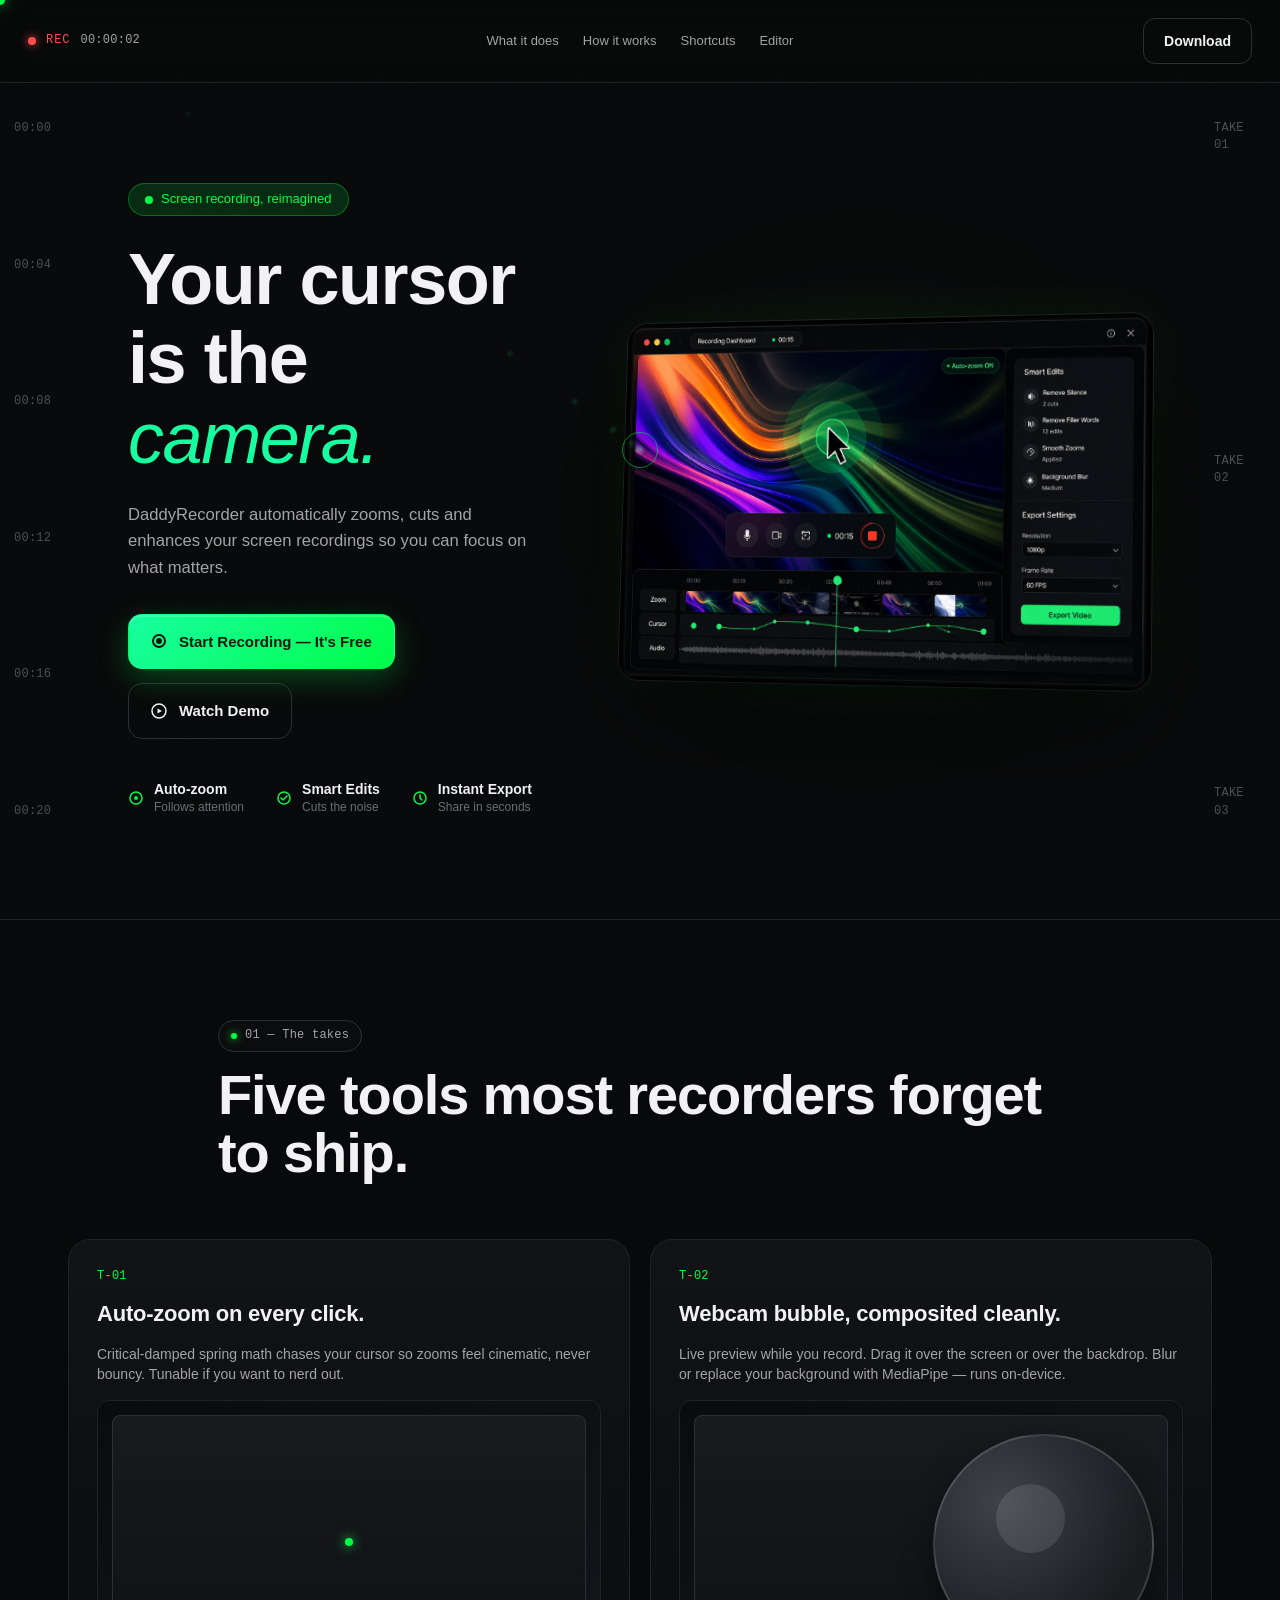
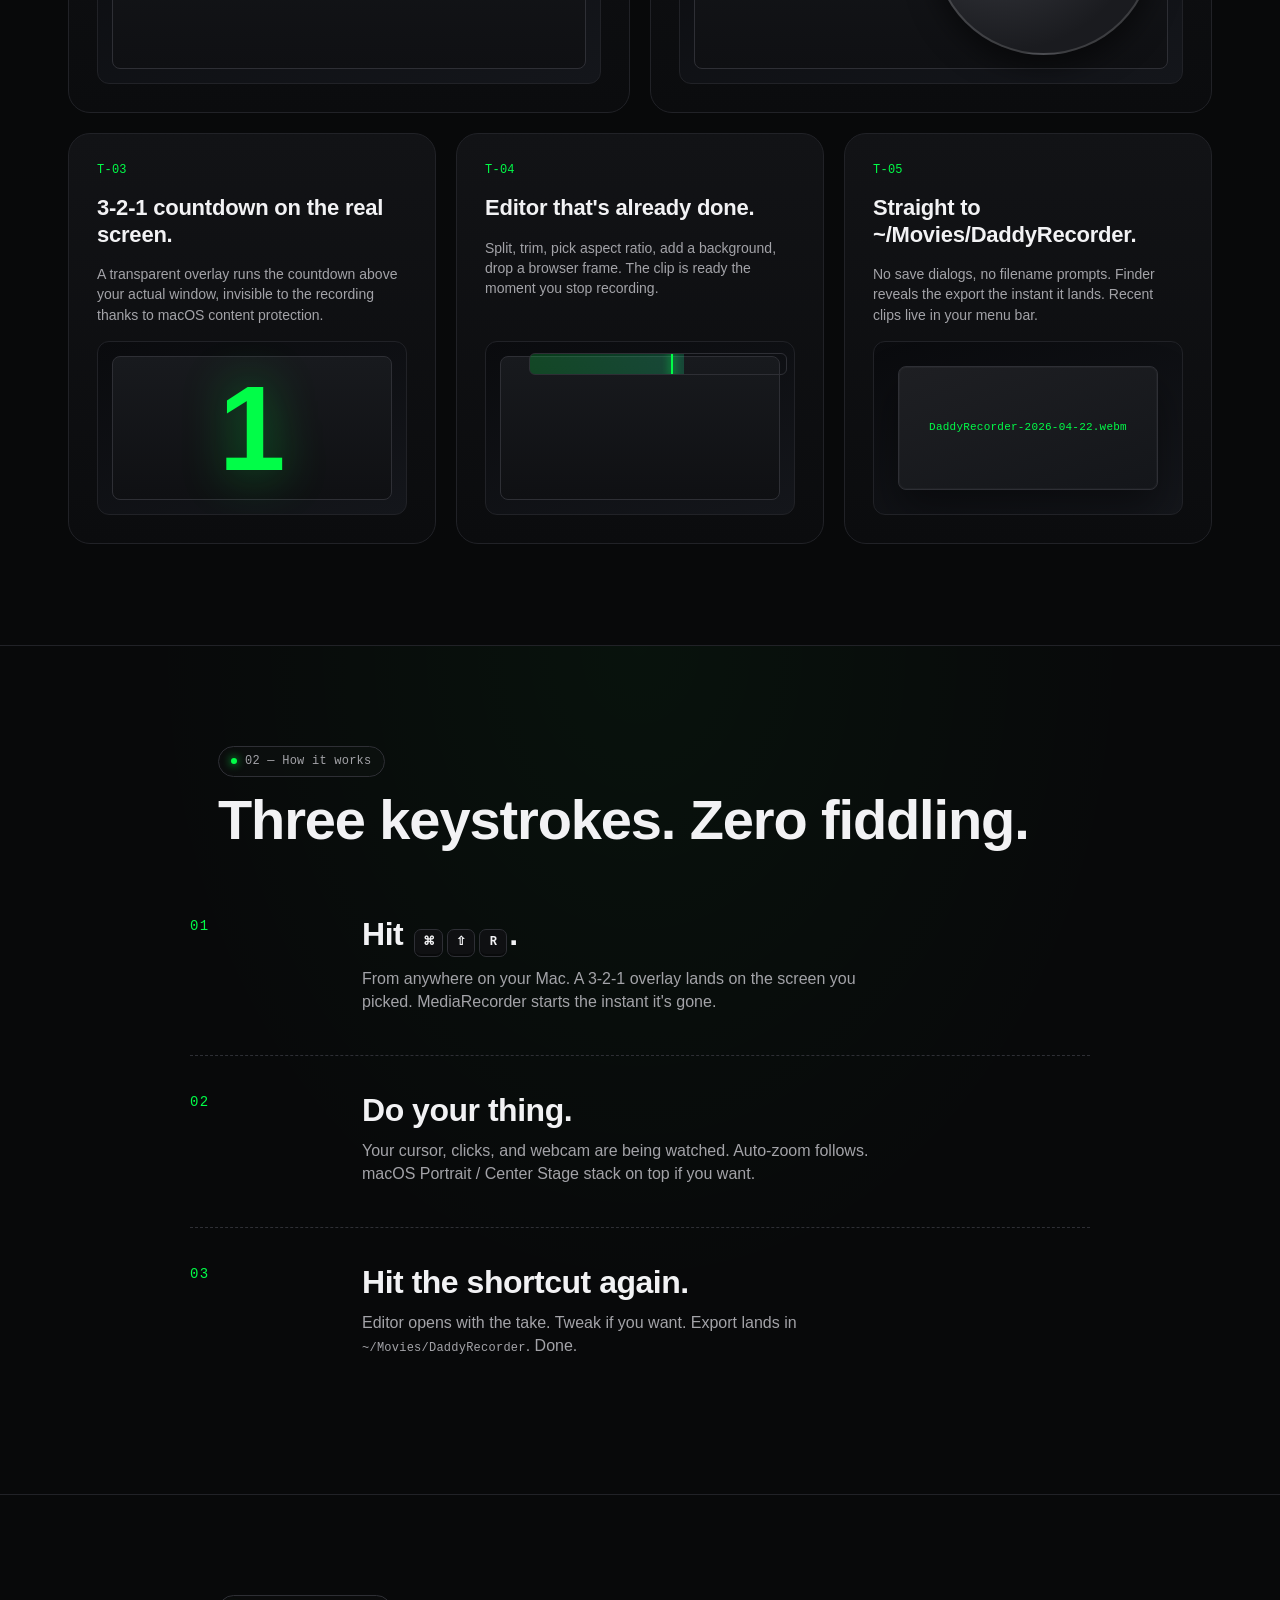
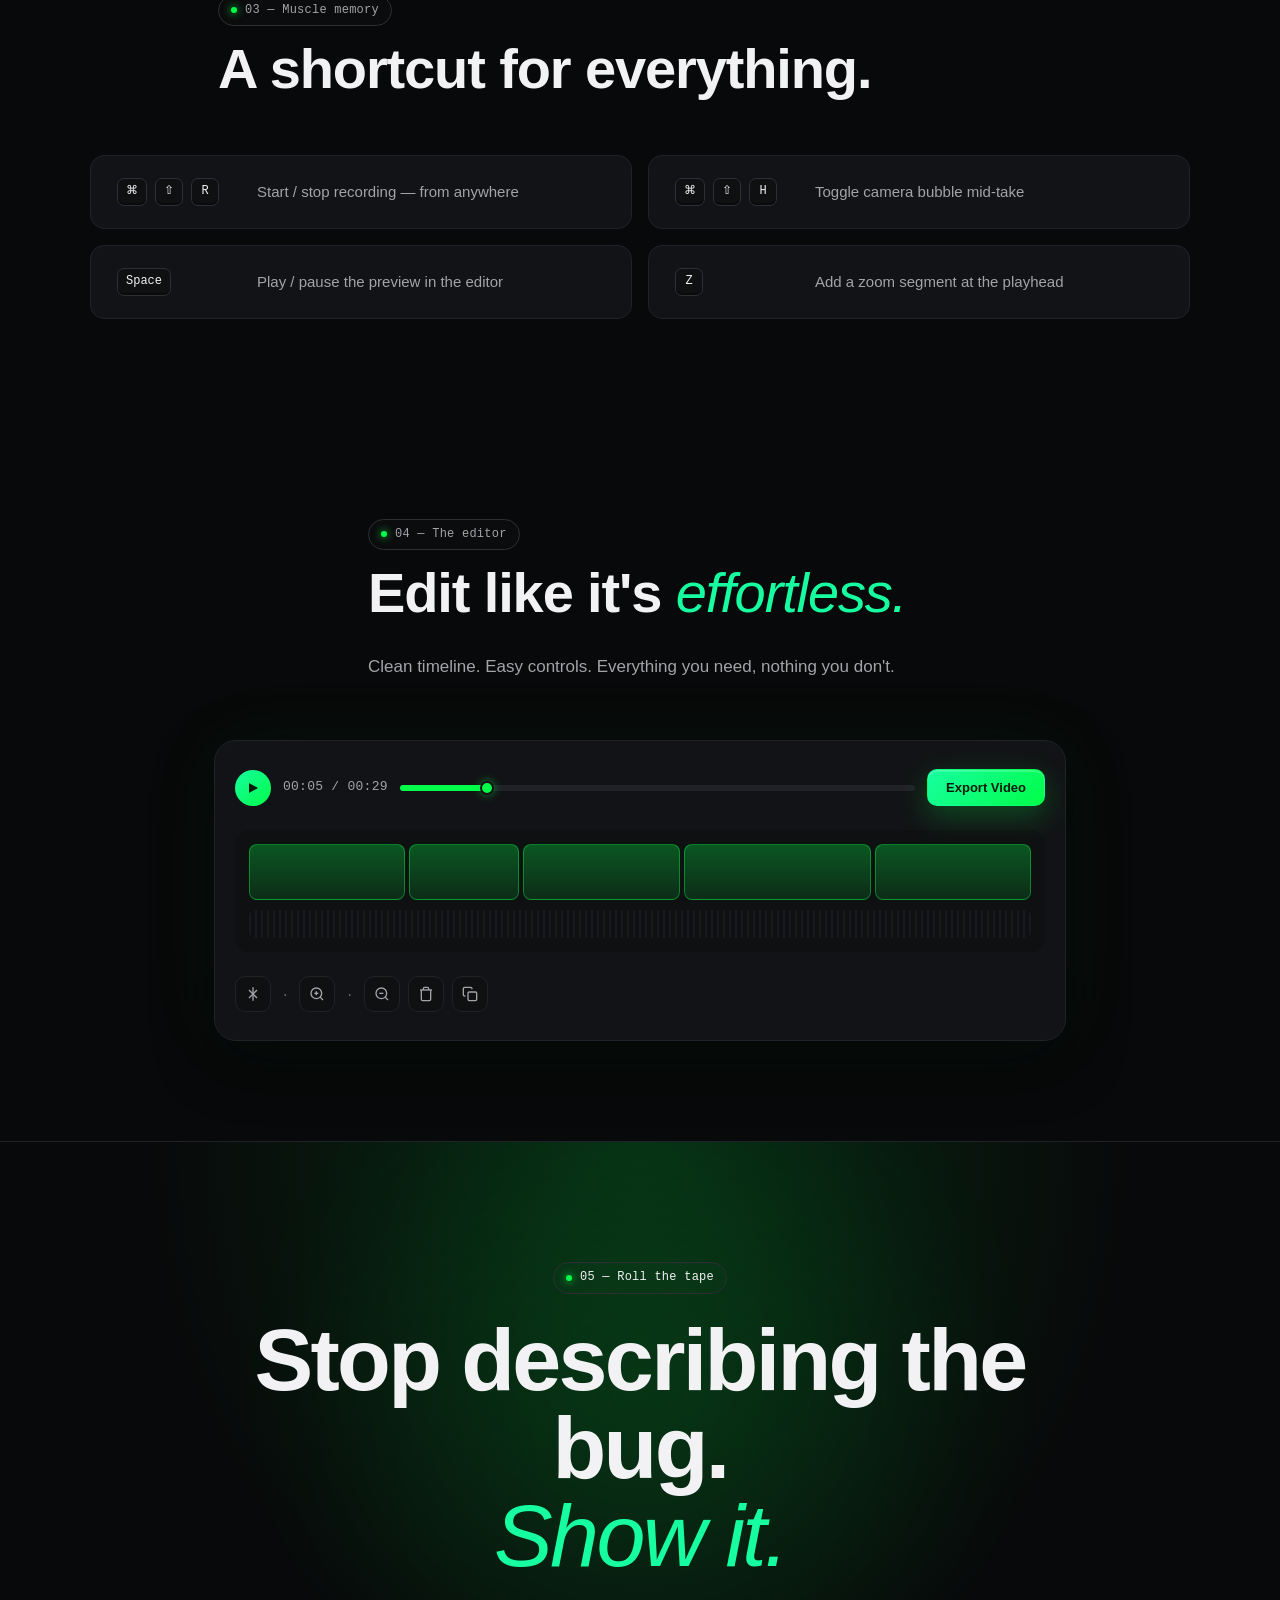
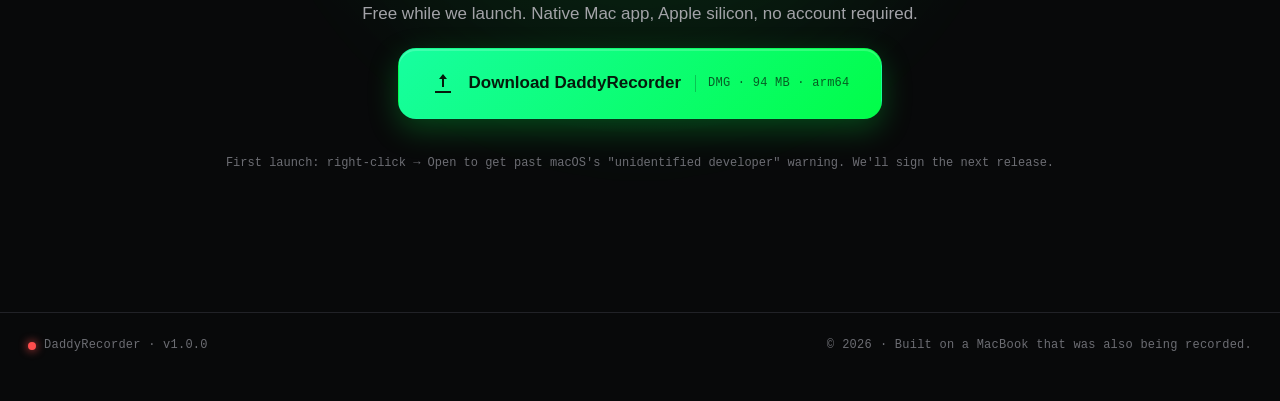
<file: index.html>
<!DOCTYPE html>
<html lang="en">
<head>
  <meta charset="UTF-8" />
  <meta name="viewport" content="width=device-width, initial-scale=1, viewport-fit=cover" />

  <!-- Primary SEO -->
  <title>DaddyRecorder — The screen recorder that edits itself</title>
  <meta name="description" content="A native Mac screen recorder that records, zooms, and polishes your clips automatically. Auto-zoom on every click, webcam effects, instant editor. Free to launch." />
  <meta name="keywords" content="screen recorder, mac screen recorder, loom alternative, screen studio alternative, auto zoom recorder, webcam recorder, native mac app" />
  <meta name="author" content="Zaid" />
  <meta name="robots" content="index, follow" />
  <meta name="theme-color" content="#08090a" />
  <meta name="color-scheme" content="dark" />
  <link rel="canonical" href="https://daddyrecorder.com/" />

  <!-- Open Graph (Facebook, LinkedIn, Discord, etc.) -->
  <meta property="og:type" content="website" />
  <meta property="og:site_name" content="DaddyRecorder" />
  <meta property="og:title" content="DaddyRecorder — The screen recorder that edits itself" />
  <meta property="og:description" content="Record. Click anywhere. DaddyRecorder pulls the camera in, smooths the cursor, zooms into what matters, and hands you a clip your viewers will actually watch." />
  <meta property="og:url" content="https://daddyrecorder.com/" />
  <meta property="og:image" content="https://daddyrecorder.com/assets/og-image.png" />
  <meta property="og:image:width" content="1200" />
  <meta property="og:image:height" content="630" />
  <meta property="og:image:alt" content="DaddyRecorder — the screen recorder that edits itself" />
  <meta property="og:locale" content="en_US" />

  <!-- Twitter / X Card -->
  <meta name="twitter:card" content="summary_large_image" />
  <meta name="twitter:title" content="DaddyRecorder — the screen recorder that edits itself" />
  <meta name="twitter:description" content="A native Mac screen recorder with auto-zoom, webcam effects, and an editor that's already done. Free to launch." />
  <meta name="twitter:image" content="https://daddyrecorder.com/assets/og-image.png" />

  <!-- Favicons + app icons -->
  <link rel="icon" type="image/svg+xml" href="assets/favicon.svg" />
  <link rel="apple-touch-icon" sizes="180x180" href="assets/apple-touch-icon.png" />
  <meta name="apple-mobile-web-app-title" content="DaddyRecorder" />
  <meta name="application-name" content="DaddyRecorder" />

  <!-- Structured data (Schema.org SoftwareApplication) — helps Google
       render rich results with platform, price, and description. -->
  <script type="application/ld+json">
  {
    "@context": "https://schema.org",
    "@type": "SoftwareApplication",
    "name": "DaddyRecorder",
    "applicationCategory": "MultimediaApplication",
    "operatingSystem": "macOS (Apple Silicon)",
    "offers": {
      "@type": "Offer",
      "price": "0",
      "priceCurrency": "USD"
    },
    "downloadUrl": "https://github.com/Xaid-vfx/daddyrecorder-site/releases/latest/download/DaddyRecorder.dmg",
    "description": "A native Mac screen recorder that records, zooms, and polishes your clips automatically."
  }
  </script>

  <link rel="stylesheet" href="styles.css" />

  <!-- Analytics — Plausible (cookieless, GDPR-friendly). Replace the
       data-domain below with the real hosted domain once deployed.
       Script is non-blocking and degrades gracefully if the network
       drops it. -->
  <script defer data-domain="daddyrecorder.com" src="https://plausible.io/js/script.outbound-links.js"></script>
  <script>window.plausible = window.plausible || function(){(window.plausible.q=window.plausible.q||[]).push(arguments)}</script>
</head>
<body>
  <!-- Custom cursor + trail -->
  <div class="cursor" id="cursor"></div>
  <div class="cursor-ring" id="cursorRing"></div>

  <!-- Subtle grain layer for texture -->
  <div class="grain" aria-hidden="true"></div>

  <!-- Top bar that pretends to be a recorder HUD -->
  <header class="hud">
    <div class="hud-left">
      <span class="rec-dot" aria-hidden="true"></span>
      <span class="mono hud-label">REC</span>
      <span class="mono hud-timer" id="hudTimer">00:00:00</span>
    </div>
    <nav class="hud-center">
      <a href="#what">What it does</a>
      <a href="#how">How it works</a>
      <a href="#shortcuts">Shortcuts</a>
      <a href="#editor">Editor</a>
    </nav>
    <div class="hud-right">
      <a class="btn btn-ghost" href="#download">Download</a>
    </div>
  </header>

  <!-- ==== HERO ==== -->
  <section class="hero">
    <div class="hero-grid">
      <!-- Left Column: Content -->
      <div class="hero-content">
        <div class="hero-badge">
          <span class="badge-dot"></span>
          <span>Screen recording, reimagined</span>
        </div>

        <h1 class="headline">
          <span class="line" data-line="1">Your cursor</span>
          <span class="line" data-line="2">is the <em>camera.</em></span>
        </h1>

        <p class="hero-sub">
          DaddyRecorder automatically zooms, cuts and enhances your screen recordings so you can focus on what matters.
        </p>

        <div class="cta-row">
          <a class="btn btn-primary btn-xl" href="https://github.com/Xaid-vfx/daddyrecorder-site/releases/latest/download/DaddyRecorder.dmg" download>
            <span class="btn-icon" aria-hidden="true">
              <svg width="16" height="16" viewBox="0 0 16 16" fill="none">
                <circle cx="8" cy="8" r="6" stroke="currentColor" stroke-width="2"/>
                <circle cx="8" cy="8" r="3" fill="currentColor"/>
              </svg>
            </span>
            <span>Start Recording — It's Free</span>
          </a>
          <a class="btn btn-ghost btn-xl" href="#how">
            <svg width="16" height="16" viewBox="0 0 16 16" fill="none">
              <circle cx="8" cy="8" r="7" stroke="currentColor" stroke-width="1.5"/>
              <path d="M6.5 5.5L11 8L6.5 10.5V5.5Z" fill="currentColor"/>
            </svg>
            Watch Demo
          </a>
        </div>

        <div class="hero-features">
          <div class="feature-pill">
            <svg width="16" height="16" viewBox="0 0 16 16" fill="none">
              <circle cx="8" cy="8" r="6" stroke="var(--green)" stroke-width="1.5"/>
              <circle cx="8" cy="8" r="2" fill="var(--green)"/>
            </svg>
            <div class="feature-pill-text">
              <span class="feature-pill-title">Auto-zoom</span>
              <span class="feature-pill-desc">Follows attention</span>
            </div>
          </div>

          <div class="feature-pill">
            <svg width="16" height="16" viewBox="0 0 16 16" fill="none">
              <circle cx="8" cy="8" r="6" stroke="var(--green)" stroke-width="1.5"/>
              <path d="M5 8L7 10L11 6" stroke="var(--green)" stroke-width="1.5" stroke-linecap="round" stroke-linejoin="round"/>
            </svg>
            <div class="feature-pill-text">
              <span class="feature-pill-title">Smart Edits</span>
              <span class="feature-pill-desc">Cuts the noise</span>
            </div>
          </div>

          <div class="feature-pill">
            <svg width="16" height="16" viewBox="0 0 16 16" fill="none">
              <circle cx="8" cy="8" r="6" stroke="var(--green)" stroke-width="1.5"/>
              <path d="M8 5V8L10 10" stroke="var(--green)" stroke-width="1.5" stroke-linecap="round"/>
            </svg>
            <div class="feature-pill-text">
              <span class="feature-pill-title">Instant Export</span>
              <span class="feature-pill-desc">Share in seconds</span>
            </div>
          </div>
        </div>
      </div>

      <!-- Right Column: Screenshot -->
      <div class="hero-image">
        <div class="hero-image-glow"></div>
        <img src="assets/hero-app.png" alt="DaddyRecorder Editor Interface" class="hero-screenshot">
      </div>
    </div>

  </section>

  <!-- Side marks — pretend film strip (fixed, spans entire page) -->
  <aside class="filmstrip left" aria-hidden="true">
    <span class="mono">00:00</span><span class="mono">00:04</span><span class="mono">00:08</span><span class="mono">00:12</span><span class="mono">00:16</span><span class="mono">00:20</span>
  </aside>
  <aside class="filmstrip right" aria-hidden="true">
    <span class="mono">TAKE 01</span><span class="mono">TAKE 02</span><span class="mono">TAKE 03</span>
  </aside>

  <!-- ==== WHAT IT DOES — kinetic feature reel ==== -->
  <section class="reel" id="what">
    <header class="section-head">
      <div class="eyebrow mono">
        <span class="green-dot"></span>
        01 — The takes
      </div>
      <h2 class="section-title">Five tools most recorders forget to ship.</h2>
    </header>

    <div class="takes">
      <article class="take take-a">
        <div class="take-index mono">T-01</div>
        <h3>Auto-zoom on every click.</h3>
        <p>Critical-damped spring math chases your cursor so zooms feel cinematic, never bouncy. Tunable if you want to nerd out.</p>
        <div class="take-viz viz-zoom">
          <div class="viz-frame"></div>
          <div class="viz-cursor"></div>
          <div class="viz-reticle"></div>
        </div>
      </article>

      <article class="take take-b">
        <div class="take-index mono">T-02</div>
        <h3>Webcam bubble, composited cleanly.</h3>
        <p>Live preview while you record. Drag it over the screen or over the backdrop. Blur or replace your background with MediaPipe — runs on-device.</p>
        <div class="take-viz viz-bubble">
          <div class="viz-frame"></div>
          <div class="bubble-preview"></div>
        </div>
      </article>

      <article class="take take-c">
        <div class="take-index mono">T-03</div>
        <h3>3-2-1 countdown on the real screen.</h3>
        <p>A transparent overlay runs the countdown above your actual window, invisible to the recording thanks to macOS content protection.</p>
        <div class="take-viz viz-countdown">
          <div class="viz-frame"></div>
          <div class="count" id="countdownCount">3</div>
        </div>
      </article>

      <article class="take take-d">
        <div class="take-index mono">T-04</div>
        <h3>Editor that's already done.</h3>
        <p>Split, trim, pick aspect ratio, add a background, drop a browser frame. The clip is ready the moment you stop recording.</p>
        <div class="take-viz viz-editor">
          <div class="viz-frame">
            <div class="viz-timeline"></div>
          </div>
        </div>
      </article>

      <article class="take take-e">
        <div class="take-index mono">T-05</div>
        <h3>Straight to ~/Movies/DaddyRecorder.</h3>
        <p>No save dialogs, no filename prompts. Finder reveals the export the instant it lands. Recent clips live in your menu bar.</p>
        <div class="take-viz viz-folder">
          <div class="folder"></div>
        </div>
      </article>
    </div>
  </section>

  <!-- ==== HOW IT WORKS — three steps ==== -->
  <section class="steps" id="how">
    <header class="section-head">
      <div class="eyebrow mono">
        <span class="green-dot"></span>
        02 — How it works
      </div>
      <h2 class="section-title">Three keystrokes. Zero fiddling.</h2>
    </header>

    <ol class="step-list">
      <li>
        <div class="step-num mono">01</div>
        <div class="step-body">
          <h3>Hit <kbd>⌘</kbd><kbd>⇧</kbd><kbd>R</kbd>.</h3>
          <p>From anywhere on your Mac. A 3-2-1 overlay lands on the screen you picked. MediaRecorder starts the instant it's gone.</p>
        </div>
      </li>
      <li>
        <div class="step-num mono">02</div>
        <div class="step-body">
          <h3>Do your thing.</h3>
          <p>Your cursor, clicks, and webcam are being watched. Auto-zoom follows. macOS Portrait / Center Stage stack on top if you want.</p>
        </div>
      </li>
      <li>
        <div class="step-num mono">03</div>
        <div class="step-body">
          <h3>Hit the shortcut again.</h3>
          <p>Editor opens with the take. Tweak if you want. Export lands in <span class="mono">~/Movies/DaddyRecorder</span>. Done.</p>
        </div>
      </li>
    </ol>
  </section>

  <!-- ==== SHORTCUTS ==== -->
  <section class="shortcuts" id="shortcuts">
    <header class="section-head">
      <div class="eyebrow mono">
        <span class="green-dot"></span>
        03 — Muscle memory
      </div>
      <h2 class="section-title">A shortcut for everything.</h2>
    </header>

    <div class="shortcut-grid">
      <div class="shortcut">
        <div class="keys"><kbd>⌘</kbd><kbd>⇧</kbd><kbd>R</kbd></div>
        <div class="shortcut-label">Start / stop recording — from anywhere</div>
      </div>
      <div class="shortcut">
        <div class="keys"><kbd>⌘</kbd><kbd>⇧</kbd><kbd>H</kbd></div>
        <div class="shortcut-label">Toggle camera bubble mid-take</div>
      </div>
      <div class="shortcut">
        <div class="keys"><kbd>Space</kbd></div>
        <div class="shortcut-label">Play / pause the preview in the editor</div>
      </div>
      <div class="shortcut">
        <div class="keys"><kbd>Z</kbd></div>
        <div class="shortcut-label">Add a zoom segment at the playhead</div>
      </div>
    </div>
  </section>

  <!-- ==== EDITOR SECTION ==== -->
  <section class="editor-section" id="editor">
    <header class="section-head">
      <div class="eyebrow mono">
        <span class="green-dot"></span>
        04 — The editor
      </div>
      <h2 class="section-title">Edit like it's <em>effortless.</em></h2>
      <p class="section-sub">Clean timeline. Easy controls. Everything you need, nothing you don't.</p>
    </header>

    <div class="editor-preview">
      <div class="editor-mockup">
        <div class="editor-toolbar">
          <div class="editor-play">
            <svg width="16" height="16" viewBox="0 0 16 16" fill="currentColor">
              <path d="M4 3L13 8L4 13V3Z"/>
            </svg>
          </div>
          <span class="editor-time mono">00:05 / 00:29</span>
          <div class="editor-progress">
            <div class="editor-progress-fill"></div>
            <div class="editor-progress-handle"></div>
          </div>
          <button class="btn btn-primary btn-editor">Export Video</button>
        </div>
        <div class="editor-timeline">
          <div class="timeline-track">
            <div class="timeline-clip"></div>
            <div class="timeline-clip"></div>
            <div class="timeline-clip"></div>
            <div class="timeline-clip"></div>
            <div class="timeline-clip"></div>
          </div>
          <div class="timeline-waveform"></div>
        </div>
        <div class="editor-tools">
          <button class="tool-btn" title="Split">
            <svg width="16" height="16" viewBox="0 0 24 24" fill="none" stroke="currentColor" stroke-width="2">
              <line x1="12" y1="2" x2="12" y2="22"/>
              <polyline points="6 6 12 12 6 18"/>
              <polyline points="18 6 12 12 18 18"/>
            </svg>
          </button>
          <span class="tool-divider">·</span>
          <button class="tool-btn" title="Zoom In">
            <svg width="16" height="16" viewBox="0 0 24 24" fill="none" stroke="currentColor" stroke-width="2">
              <circle cx="11" cy="11" r="8"/>
              <line x1="21" y1="21" x2="16.65" y2="16.65"/>
              <line x1="11" y1="8" x2="11" y2="14"/>
              <line x1="8" y1="11" x2="14" y2="11"/>
            </svg>
          </button>
          <span class="tool-divider">·</span>
          <button class="tool-btn" title="Zoom Out">
            <svg width="16" height="16" viewBox="0 0 24 24" fill="none" stroke="currentColor" stroke-width="2">
              <circle cx="11" cy="11" r="8"/>
              <line x1="21" y1="21" x2="16.65" y2="16.65"/>
              <line x1="8" y1="11" x2="14" y2="11"/>
            </svg>
          </button>
          <button class="tool-btn" title="Delete">
            <svg width="16" height="16" viewBox="0 0 24 24" fill="none" stroke="currentColor" stroke-width="2">
              <polyline points="3 6 5 6 21 6"/>
              <path d="M19 6v14a2 2 0 0 1-2 2H7a2 2 0 0 1-2-2V6m3 0V4a2 2 0 0 1 2-2h4a2 2 0 0 1 2 2v2"/>
            </svg>
          </button>
          <button class="tool-btn" title="Copy">
            <svg width="16" height="16" viewBox="0 0 24 24" fill="none" stroke="currentColor" stroke-width="2">
              <rect x="9" y="9" width="13" height="13" rx="2" ry="2"/>
              <path d="M5 15H4a2 2 0 0 1-2-2V4a2 2 0 0 1 2-2h9a2 2 0 0 1 2 2v1"/>
            </svg>
          </button>
        </div>
      </div>
    </div>
  </section>

  <!-- ==== DOWNLOAD ==== -->
  <section class="download" id="download">
    <div class="download-inner">
      <div class="eyebrow mono eyebrow-white">
        <span class="green-dot"></span>
        05 — Roll the tape
      </div>
      <h2 class="download-title">
        Stop describing the bug.<br />
        <em>Show it.</em>
      </h2>
      <p class="download-sub">Free while we launch. Native Mac app, Apple silicon, no account required.</p>

      <a class="btn btn-primary btn-xxl" href="https://github.com/Xaid-vfx/daddyrecorder-site/releases/latest/download/DaddyRecorder.dmg" download>
        <span class="btn-icon" aria-hidden="true">
          <svg width="24" height="24" viewBox="0 0 24 24" fill="currentColor"><path d="M12 2l4 5h-3v8h-2V7H8l4-5zM4 19v2h16v-2H4z"/></svg>
        </span>
        <span>Download DaddyRecorder</span>
        <span class="btn-sub mono">DMG · 94 MB · arm64</span>
      </a>

      <p class="download-note">
        First launch: right-click → Open to get past macOS's "unidentified developer" warning.
        We'll sign the next release.
      </p>
    </div>
  </section>

  <!-- ==== FOOTER ==== -->
  <footer class="foot">
    <div class="foot-left mono">
      <span class="rec-dot" aria-hidden="true"></span> DaddyRecorder · v1.0.0
    </div>
    <div class="foot-right mono">
      © <span id="year">2026</span> · Built on a MacBook that was also being recorded.
    </div>
  </footer>

  <script src="script.js"></script>
</body>
</html>
</file>
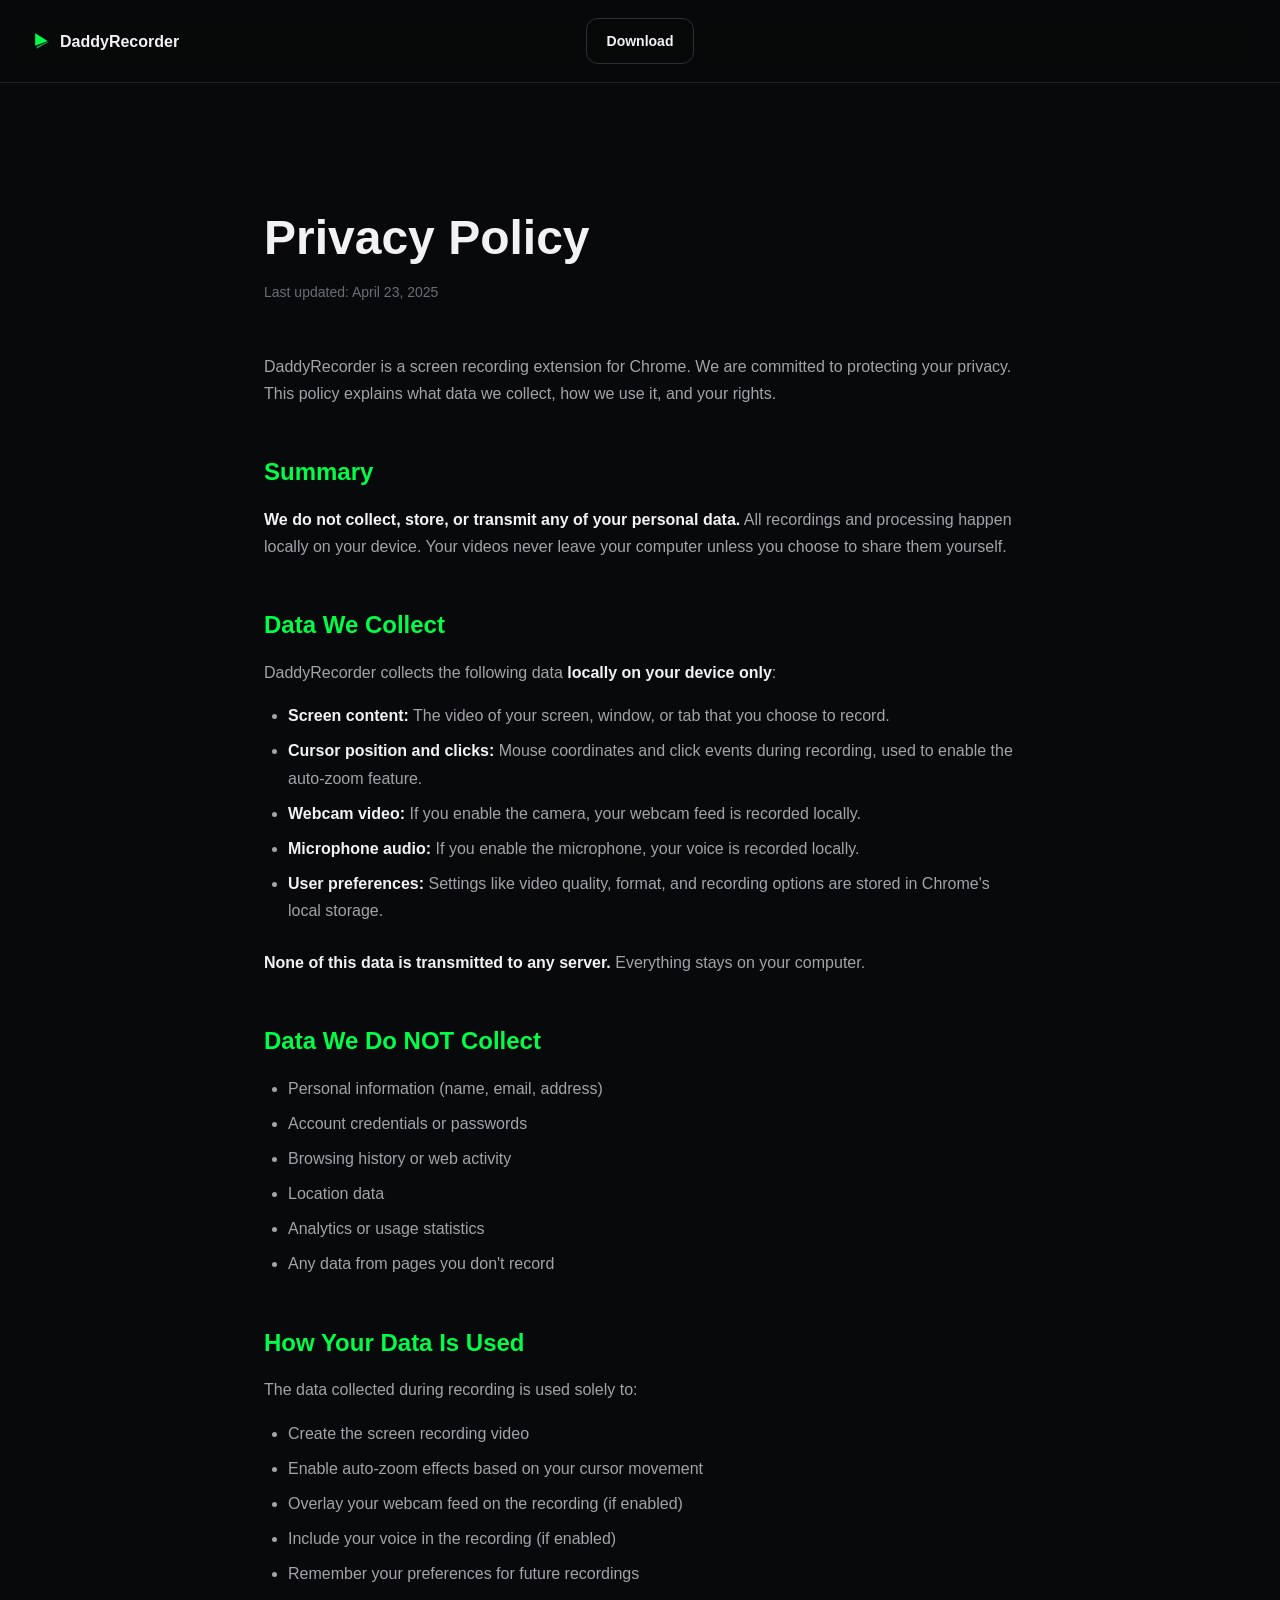
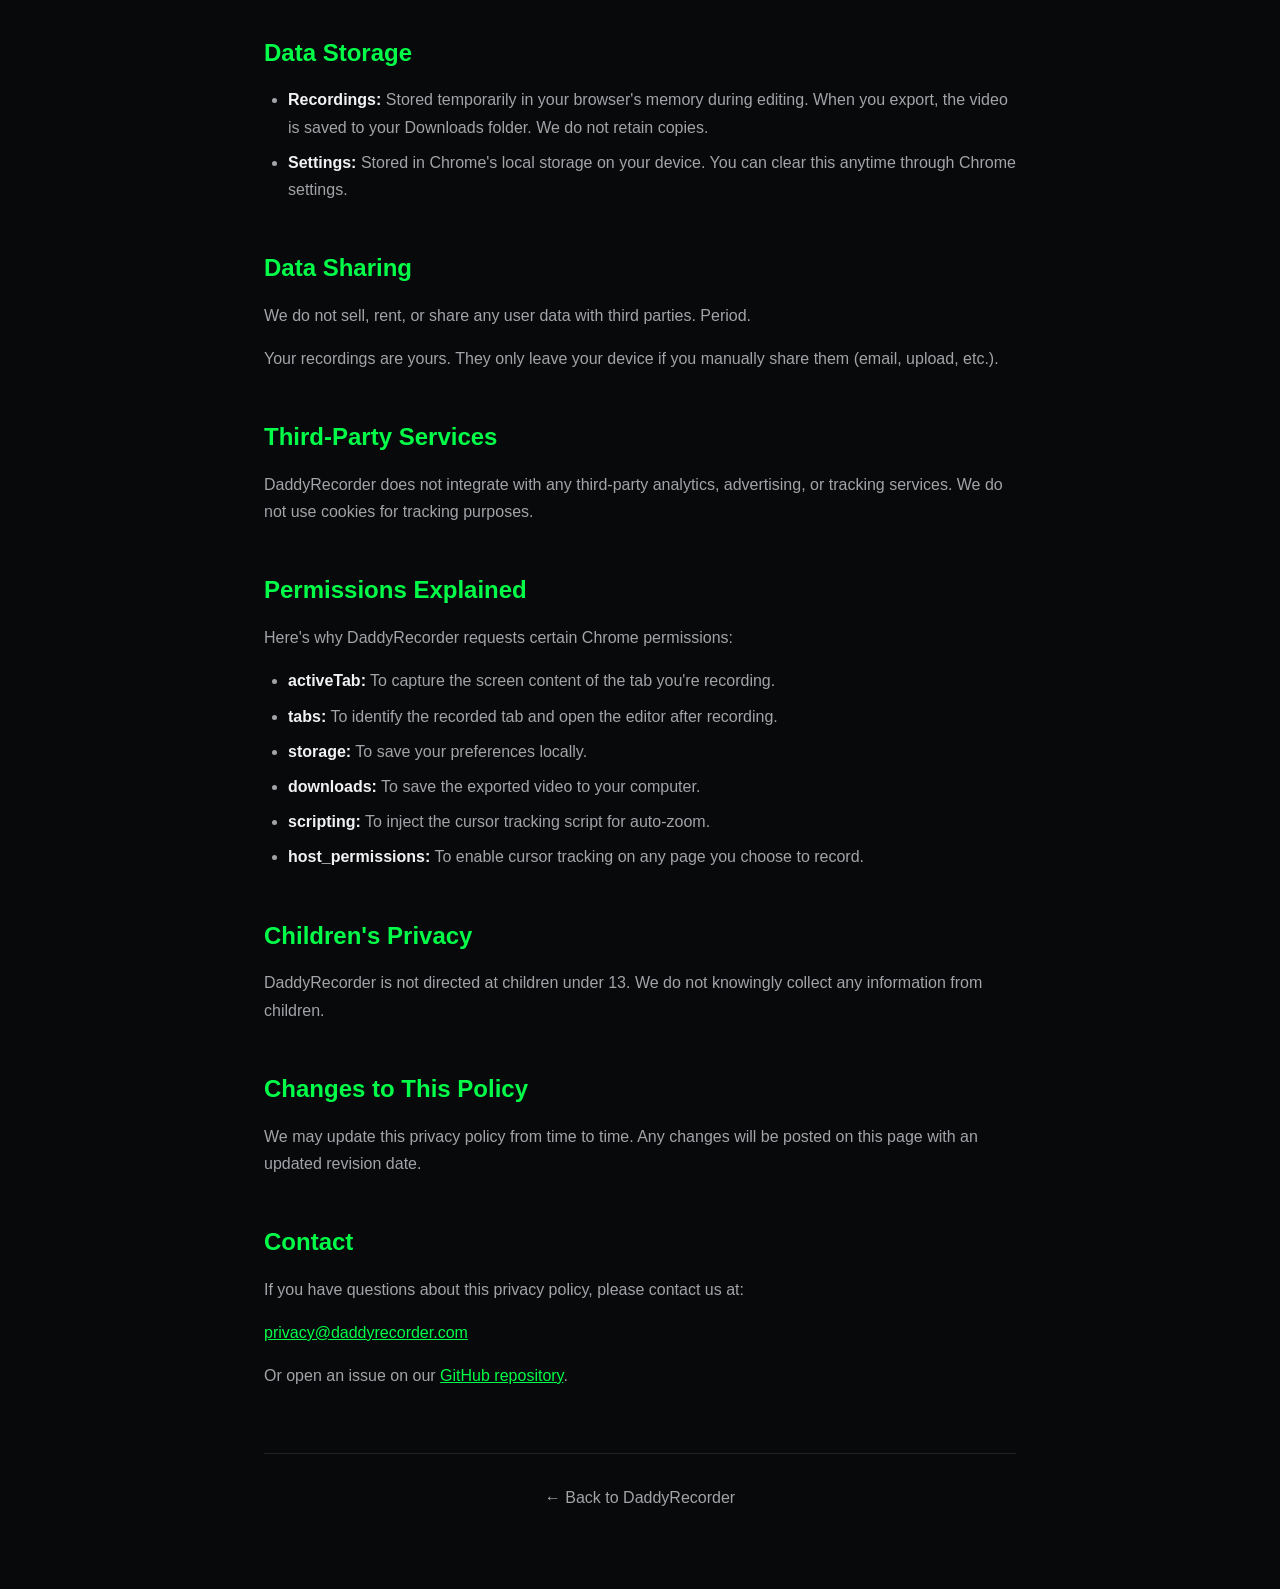
<file: privacy.html>
<!DOCTYPE html>
<html lang="en">
<head>
  <meta charset="UTF-8">
  <meta name="viewport" content="width=device-width, initial-scale=1.0">
  <title>Privacy Policy — DaddyRecorder</title>
  <link rel="stylesheet" href="styles.css">
  <style>
    .privacy-page {
      max-width: 800px;
      margin: 0 auto;
      padding: 120px 24px 80px;
    }
    .privacy-page h1 {
      font-size: 48px;
      font-weight: 700;
      margin-bottom: 8px;
    }
    .privacy-page .last-updated {
      color: var(--text-faint);
      font-size: 14px;
      margin-bottom: 48px;
    }
    .privacy-page h2 {
      font-size: 24px;
      font-weight: 600;
      margin-top: 48px;
      margin-bottom: 16px;
      color: var(--green);
    }
    .privacy-page p, .privacy-page li {
      font-size: 16px;
      line-height: 1.7;
      color: var(--text-dim);
      margin-bottom: 16px;
    }
    .privacy-page ul {
      padding-left: 24px;
      margin-bottom: 24px;
    }
    .privacy-page li {
      margin-bottom: 8px;
    }
    .privacy-page strong {
      color: var(--text);
    }
    .privacy-page a {
      color: var(--green);
      text-decoration: underline;
    }
    .privacy-page a:hover {
      opacity: 0.8;
    }
    .privacy-footer {
      margin-top: 64px;
      padding-top: 32px;
      border-top: 1px solid var(--border);
      text-align: center;
    }
    .privacy-footer a {
      color: var(--text-dim);
      text-decoration: none;
    }
    .privacy-footer a:hover {
      color: var(--green);
    }
  </style>
</head>
<body>
  <header class="hud">
    <div class="hud-left">
      <a href="/" style="display: flex; align-items: center; gap: 8px;">
        <svg width="24" height="24" viewBox="0 0 100 100" fill="none">
          <path d="M 88 50 L 82 56 L 36 82 L 36 74 Z" fill="#0AA868"/>
          <path d="M 30 18 L 82 50 L 30 70 Z" fill="#01FD48"/>
        </svg>
        <span style="font-weight: 600;">DaddyRecorder</span>
      </a>
    </div>
    <div class="hud-right">
      <a class="btn btn-ghost" href="/#download">Download</a>
    </div>
  </header>

  <main class="privacy-page">
    <h1>Privacy Policy</h1>
    <p class="last-updated">Last updated: April 23, 2025</p>

    <p>
      DaddyRecorder is a screen recording extension for Chrome. We are committed to protecting your privacy.
      This policy explains what data we collect, how we use it, and your rights.
    </p>

    <h2>Summary</h2>
    <p>
      <strong>We do not collect, store, or transmit any of your personal data.</strong>
      All recordings and processing happen locally on your device. Your videos never leave your computer
      unless you choose to share them yourself.
    </p>

    <h2>Data We Collect</h2>
    <p>DaddyRecorder collects the following data <strong>locally on your device only</strong>:</p>
    <ul>
      <li><strong>Screen content:</strong> The video of your screen, window, or tab that you choose to record.</li>
      <li><strong>Cursor position and clicks:</strong> Mouse coordinates and click events during recording, used to enable the auto-zoom feature.</li>
      <li><strong>Webcam video:</strong> If you enable the camera, your webcam feed is recorded locally.</li>
      <li><strong>Microphone audio:</strong> If you enable the microphone, your voice is recorded locally.</li>
      <li><strong>User preferences:</strong> Settings like video quality, format, and recording options are stored in Chrome's local storage.</li>
    </ul>
    <p>
      <strong>None of this data is transmitted to any server.</strong> Everything stays on your computer.
    </p>

    <h2>Data We Do NOT Collect</h2>
    <ul>
      <li>Personal information (name, email, address)</li>
      <li>Account credentials or passwords</li>
      <li>Browsing history or web activity</li>
      <li>Location data</li>
      <li>Analytics or usage statistics</li>
      <li>Any data from pages you don't record</li>
    </ul>

    <h2>How Your Data Is Used</h2>
    <p>The data collected during recording is used solely to:</p>
    <ul>
      <li>Create the screen recording video</li>
      <li>Enable auto-zoom effects based on your cursor movement</li>
      <li>Overlay your webcam feed on the recording (if enabled)</li>
      <li>Include your voice in the recording (if enabled)</li>
      <li>Remember your preferences for future recordings</li>
    </ul>

    <h2>Data Storage</h2>
    <ul>
      <li><strong>Recordings:</strong> Stored temporarily in your browser's memory during editing. When you export, the video is saved to your Downloads folder. We do not retain copies.</li>
      <li><strong>Settings:</strong> Stored in Chrome's local storage on your device. You can clear this anytime through Chrome settings.</li>
    </ul>

    <h2>Data Sharing</h2>
    <p>
      We do not sell, rent, or share any user data with third parties. Period.
    </p>
    <p>
      Your recordings are yours. They only leave your device if you manually share them (email, upload, etc.).
    </p>

    <h2>Third-Party Services</h2>
    <p>
      DaddyRecorder does not integrate with any third-party analytics, advertising, or tracking services.
      We do not use cookies for tracking purposes.
    </p>

    <h2>Permissions Explained</h2>
    <p>Here's why DaddyRecorder requests certain Chrome permissions:</p>
    <ul>
      <li><strong>activeTab:</strong> To capture the screen content of the tab you're recording.</li>
      <li><strong>tabs:</strong> To identify the recorded tab and open the editor after recording.</li>
      <li><strong>storage:</strong> To save your preferences locally.</li>
      <li><strong>downloads:</strong> To save the exported video to your computer.</li>
      <li><strong>scripting:</strong> To inject the cursor tracking script for auto-zoom.</li>
      <li><strong>host_permissions:</strong> To enable cursor tracking on any page you choose to record.</li>
    </ul>

    <h2>Children's Privacy</h2>
    <p>
      DaddyRecorder is not directed at children under 13. We do not knowingly collect any information from children.
    </p>

    <h2>Changes to This Policy</h2>
    <p>
      We may update this privacy policy from time to time. Any changes will be posted on this page with an updated revision date.
    </p>

    <h2>Contact</h2>
    <p>
      If you have questions about this privacy policy, please contact us at:
    </p>
    <p>
      <a href="mailto:privacy@daddyrecorder.com">privacy@daddyrecorder.com</a>
    </p>
    <p>
      Or open an issue on our <a href="https://github.com/Xaid-vfx/daddyrecorder-site" target="_blank">GitHub repository</a>.
    </p>

    <div class="privacy-footer">
      <a href="/">← Back to DaddyRecorder</a>
    </div>
  </main>
</body>
</html>
</file>
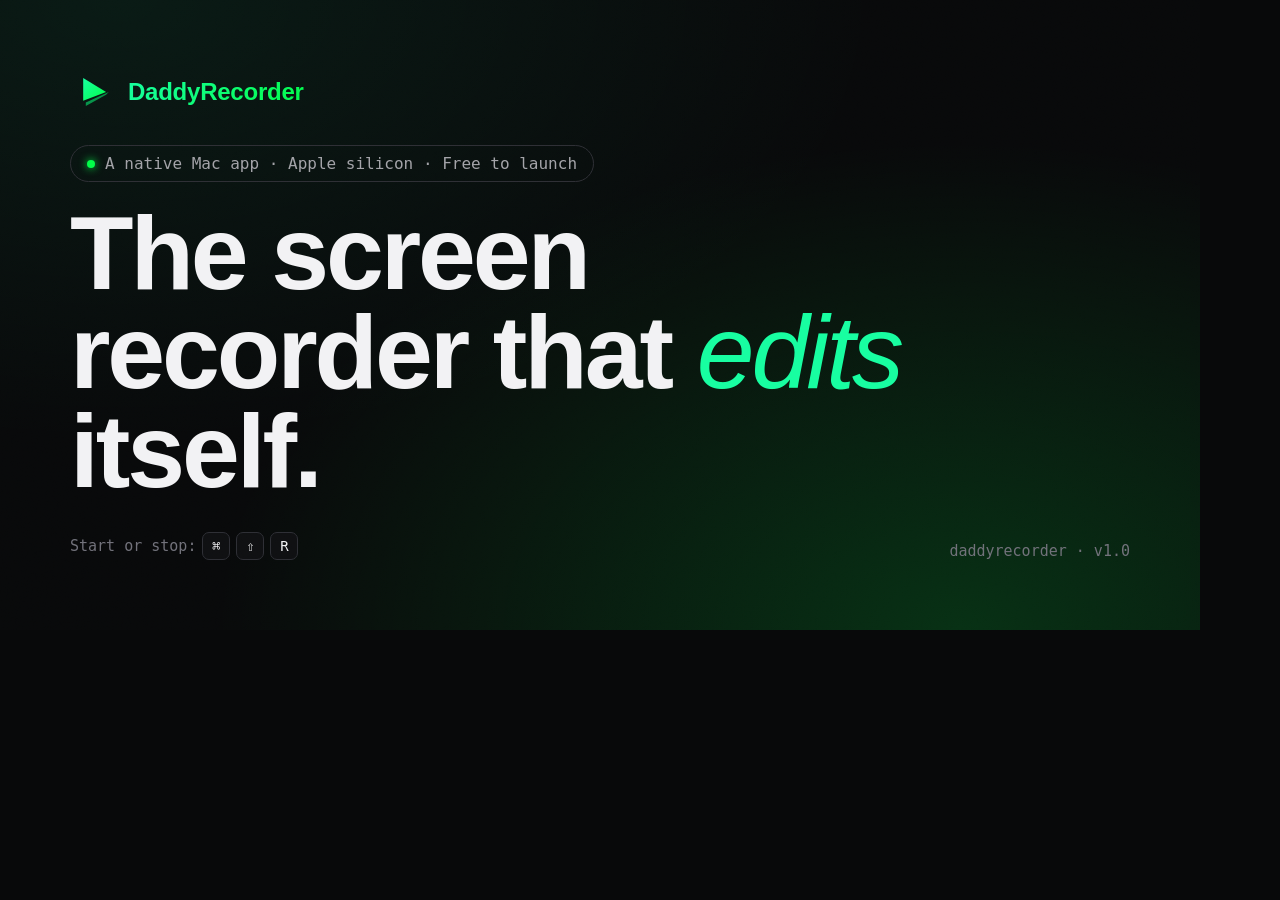
<file: assets/og.html>
<!DOCTYPE html>
<html lang="en">
<head>
  <meta charset="UTF-8" />
  <style>
    @font-face {
      font-family: "Inter";
      src: local("Inter"), local("-apple-system"), local("SF Pro Display");
    }
    * { box-sizing: border-box; margin: 0; padding: 0; }
    html, body {
      width: 1200px;
      height: 630px;
      overflow: hidden;
      font-family: "Inter", -apple-system, BlinkMacSystemFont, "Segoe UI",
        Roboto, sans-serif;
      color: #f2f2f4;
      background: #08090a;
    }
    .wrap {
      position: relative;
      width: 1200px;
      height: 630px;
      padding: 70px;
      display: flex;
      flex-direction: column;
      justify-content: space-between;
      background:
        radial-gradient(ellipse at 80% 100%, rgba(1, 253, 72, 0.16), transparent 55%),
        radial-gradient(ellipse at 10% 0%, rgba(23, 254, 160, 0.07), transparent 50%),
        #08090a;
    }
    .wrap::before {
      /* Subtle film grain */
      content: "";
      position: absolute;
      inset: 0;
      opacity: 0.04;
      pointer-events: none;
      background-image: url("data:image/svg+xml;utf8,<svg xmlns='http://www.w3.org/2000/svg' width='200' height='200'><filter id='n'><feTurbulence type='fractalNoise' baseFrequency='1.2' numOctaves='2' stitchTiles='stitch'/></filter><rect width='200' height='200' filter='url(%23n)'/></svg>");
      mix-blend-mode: overlay;
    }
    .top {
      display: flex;
      align-items: center;
      gap: 14px;
    }
    .logo { flex-shrink: 0; }
    .brand {
      font-weight: 700;
      font-size: 24px;
      letter-spacing: -0.01em;
      background: linear-gradient(135deg, #17FEA0, #01FD48);
      -webkit-background-clip: text;
      -webkit-text-fill-color: transparent;
      background-clip: text;
    }
    .eyebrow {
      display: inline-flex;
      align-items: center;
      gap: 10px;
      padding: 8px 16px;
      border: 1px solid #2e2f35;
      border-radius: 999px;
      color: #a3a3a8;
      font-family: "JetBrains Mono", ui-monospace, monospace;
      font-size: 16px;
    }
    .dot {
      width: 8px; height: 8px; border-radius: 50%;
      background: #01FD48; box-shadow: 0 0 8px #01FD48;
    }
    h1 {
      font-size: 104px;
      line-height: 0.95;
      letter-spacing: -0.03em;
      font-weight: 700;
      max-width: 15ch;
    }
    em {
      font-style: italic;
      color: #17FEA0;
      font-weight: 500;
    }
    .footer {
      display: flex;
      justify-content: space-between;
      align-items: flex-end;
      color: #71717a;
      font-family: "JetBrains Mono", ui-monospace, monospace;
      font-size: 15px;
    }
    .footer .key {
      display: inline-flex;
      align-items: center;
      gap: 6px;
    }
    .footer kbd {
      display: inline-flex;
      align-items: center;
      justify-content: center;
      min-width: 28px; height: 28px; padding: 0 8px;
      background: #0f1012;
      border: 1px solid #2e2f35;
      border-radius: 7px;
      color: #f2f2f4;
      font-family: inherit;
      font-size: 14px;
    }
  </style>
</head>
<body>
  <div class="wrap">
    <div class="top">
      <svg class="logo" width="44" height="44" viewBox="0 0 100 100" fill="none">
        <defs>
          <linearGradient id="g1" x1="0%" y1="0%" x2="100%" y2="100%">
            <stop offset="0%" stop-color="#17FEA0"/><stop offset="100%" stop-color="#01FD48"/>
          </linearGradient>
          <linearGradient id="g2" x1="0%" y1="0%" x2="100%" y2="100%">
            <stop offset="0%" stop-color="#0AA868"/><stop offset="100%" stop-color="#027A26"/>
          </linearGradient>
        </defs>
        <path d="M 88 50 L 82 56 L 36 82 L 36 74 Z" fill="url(#g2)"/>
        <path d="M 30 18 L 82 50 L 30 70 Z" fill="url(#g1)"/>
      </svg>
      <span class="brand">DaddyRecorder</span>
    </div>

    <div>
      <div class="eyebrow" style="margin-bottom: 22px;">
        <span class="dot"></span>
        A native Mac app · Apple silicon · Free to launch
      </div>
      <h1>The screen recorder that <em>edits</em> itself.</h1>
    </div>

    <div class="footer">
      <span class="key">Start or stop: <kbd>⌘</kbd><kbd>⇧</kbd><kbd>R</kbd></span>
      <span>daddyrecorder · v1.0</span>
    </div>
  </div>
</body>
</html>
</file>
<file: styles.css>
/* =========================================================
   DaddyRecorder landing page
   Concept: the page itself is the recording in progress.
   ========================================================= */

*,
*::before,
*::after {
  box-sizing: border-box;
  margin: 0;
  padding: 0;
}

:root {
  --bg: #08090a;
  --bg-elevated: #0f1012;
  --bg-card: #121316;
  --border: #212227;
  --border-bright: #2e2f35;
  --text: #f2f2f4;
  --text-dim: #a3a3a8;
  --text-faint: #6c6d73;
  --green: #01FD48;
  --green-light: #17FEA0;
  --green-soft: rgba(1, 253, 72, 0.14);
  --red: #ff4d4d;
  --shadow: 0 20px 60px rgba(0, 0, 0, 0.4);
  --radius: 14px;
  --radius-lg: 22px;

  --font-sans: "Inter", -apple-system, BlinkMacSystemFont, "SF Pro Display",
    "Segoe UI", Roboto, sans-serif;
  --font-mono: "JetBrains Mono", ui-monospace, SFMono-Regular, Menlo, monospace;
}

html,
body {
  min-height: 100%;
  background: var(--bg);
  color: var(--text);
  font-family: var(--font-sans);
  line-height: 1.45;
  -webkit-font-smoothing: antialiased;
  text-rendering: optimizeLegibility;
  overflow-x: hidden;
}

body {
  /* Hide the native cursor for the custom one. Keep it on when touch. */
  cursor: none;
}

@media (hover: none) {
  body { cursor: auto; }
  .cursor, .cursor-ring { display: none; }
}

.mono {
  font-family: var(--font-mono);
  letter-spacing: 0.02em;
  font-size: 12px;
}

a {
  color: inherit;
  text-decoration: none;
}

kbd {
  display: inline-flex;
  align-items: center;
  justify-content: center;
  min-width: 28px;
  height: 28px;
  padding: 0 8px;
  margin: 0 2px;
  background: var(--bg-elevated);
  border: 1px solid var(--border-bright);
  border-radius: 7px;
  font-family: var(--font-mono);
  font-size: 12px;
  color: var(--text);
  box-shadow: inset 0 -2px 0 rgba(0, 0, 0, 0.4);
}

em {
  font-style: italic;
  color: var(--green-light);
  font-weight: 500;
  position: relative;
  display: inline-block;
}

/* Zoom-reticle pulse that fires on the word "edits" whenever the hero
   demo fires a click — visually ties the product's behaviour to the
   marketing line. Pure CSS once JS adds the class. */
.headline em.zoom-pulse::after {
  content: "";
  position: absolute;
  left: -10%;
  right: -10%;
  top: -10%;
  bottom: -10%;
  border: 1.5px solid var(--green);
  border-radius: 10px;
  pointer-events: none;
  animation: zoomPulse 900ms cubic-bezier(0.2, 0.8, 0.2, 1) forwards;
}

@keyframes zoomPulse {
  0%   { opacity: 0;    transform: scale(0.85); }
  20%  { opacity: 0.9;  transform: scale(1); }
  100% { opacity: 0;    transform: scale(1.05); }
}

/* ------- Custom cursor ------- */

.cursor {
  position: fixed;
  top: 0;
  left: 0;
  width: 10px;
  height: 10px;
  border-radius: 50%;
  background: var(--green);
  pointer-events: none;
  z-index: 9999;
  transform: translate(-50%, -50%);
  transition: opacity 200ms ease, transform 80ms ease;
  box-shadow: 0 0 12px rgba(1, 253, 72, 0.6),
              0 0 28px rgba(1, 253, 72, 0.35);
}

.cursor-ring {
  position: fixed;
  top: 0;
  left: 0;
  width: 36px;
  height: 36px;
  border-radius: 50%;
  border: 1px solid rgba(1, 253, 72, 0.5);
  pointer-events: none;
  z-index: 9998;
  transform: translate(-50%, -50%);
  transition: transform 300ms cubic-bezier(0.15, 0.8, 0.2, 1),
              width 180ms ease, height 180ms ease,
              border-color 180ms ease;
}

.cursor-ring.hover {
  width: 56px;
  height: 56px;
  border-color: var(--green-light);
}

/* ------- Cursor trail particles ------- */

/* A short decaying tail of neon dots follows the pointer. Count +
   timing are driven from JS so per-dot properties stay in one place. */
.cursor-trail {
  position: fixed;
  top: 0;
  left: 0;
  width: 10px;
  height: 10px;
  border-radius: 50%;
  background: radial-gradient(circle, var(--green-light), rgba(1, 253, 72, 0.1) 70%);
  pointer-events: none;
  z-index: 9997;
  transform: translate(-50%, -50%);
  opacity: 0;
  mix-blend-mode: screen;
}

/* ------- Film grain ------- */

.grain {
  position: fixed;
  inset: 0;
  pointer-events: none;
  z-index: 1;
  opacity: 0.035;
  mix-blend-mode: overlay;
  background-image: url("data:image/svg+xml;utf8,<svg xmlns='http://www.w3.org/2000/svg' width='200' height='200'><filter id='n'><feTurbulence type='fractalNoise' baseFrequency='1.2' numOctaves='2' stitchTiles='stitch'/></filter><rect width='200' height='200' filter='url(%23n)' opacity='0.8'/></svg>");
}

/* ------- HUD (top bar) ------- */

.hud {
  position: sticky;
  top: 0;
  z-index: 50;
  display: grid;
  grid-template-columns: 1fr auto 1fr;
  align-items: center;
  gap: 24px;
  padding: 18px 28px;
  background: rgba(8, 9, 10, 0.78);
  backdrop-filter: blur(14px) saturate(140%);
  -webkit-backdrop-filter: blur(14px) saturate(140%);
  border-bottom: 1px solid var(--border);
}

.hud-left {
  display: flex;
  align-items: center;
  gap: 10px;
}

.hud-label {
  color: var(--red);
  letter-spacing: 0.08em;
}

.hud-timer {
  color: var(--text-dim);
}

.hud-center {
  display: flex;
  gap: 24px;
  justify-content: center;
  font-size: 13px;
}

.hud-center a {
  color: var(--text-dim);
  transition: color 160ms ease;
}

.hud-center a:hover {
  color: var(--text);
}

.hud-right {
  display: flex;
  justify-content: flex-end;
}

.rec-dot {
  width: 8px;
  height: 8px;
  border-radius: 50%;
  background: var(--red);
  box-shadow: 0 0 10px var(--red);
  animation: pulseRec 1.6s infinite ease-in-out;
}

@keyframes pulseRec {
  0%, 100% { opacity: 1; transform: scale(1); }
  50% { opacity: 0.5; transform: scale(0.8); }
}

/* ------- Buttons ------- */

.btn {
  display: inline-flex;
  align-items: center;
  gap: 12px;
  font-family: var(--font-sans);
  font-weight: 600;
  font-size: 14px;
  border-radius: 12px;
  padding: 12px 20px;
  border: 1px solid transparent;
  transition: transform 140ms ease, border-color 140ms ease,
    background 140ms ease, box-shadow 180ms ease;
  cursor: none;
}

.btn-ghost {
  background: transparent;
  color: var(--text);
  border-color: var(--border-bright);
}

.btn-ghost:hover {
  border-color: var(--green);
  transform: translateY(-1px);
}

.btn-primary {
  background: linear-gradient(135deg, #17FEA0, #01FD48);
  color: #051a0c;
  box-shadow: 0 10px 30px rgba(1, 253, 72, 0.25),
              0 2px 0 rgba(255, 255, 255, 0.18) inset;
  position: relative;
  overflow: hidden;
}

.btn-primary::after {
  content: "";
  position: absolute;
  inset: 0;
  background: linear-gradient(
    120deg,
    transparent 0%,
    rgba(255, 255, 255, 0.45) 45%,
    transparent 55%
  );
  transform: translateX(-120%);
  transition: transform 700ms ease;
}

.btn-primary:hover {
  transform: translateY(-2px);
  box-shadow: 0 14px 40px rgba(1, 253, 72, 0.4),
              0 2px 0 rgba(255, 255, 255, 0.3) inset;
}

.btn-primary:hover::after {
  transform: translateX(120%);
}

.btn-xl {
  padding: 16px 22px;
  font-size: 15px;
  border-radius: 14px;
}

.btn-xxl {
  padding: 22px 32px;
  font-size: 17px;
  border-radius: 18px;
  gap: 14px;
}

.btn-icon {
  display: inline-flex;
}

.btn-sub {
  color: rgba(5, 26, 12, 0.7);
  font-weight: 500;
  padding-left: 12px;
  border-left: 1px solid rgba(5, 26, 12, 0.25);
}

.btn-ghost .btn-arrow {
  transition: transform 200ms ease;
}

.btn-ghost:hover .btn-arrow {
  transform: translateX(4px);
}

/* ------- Eyebrow ------- */

.eyebrow {
  display: inline-flex;
  align-items: center;
  gap: 8px;
  padding: 6px 12px;
  border: 1px solid var(--border-bright);
  border-radius: 999px;
  color: var(--text-dim);
  background: rgba(255, 255, 255, 0.01);
}

.eyebrow-white { color: var(--text); }

.eyebrow-sep {
  opacity: 0.5;
  margin: 0 2px;
}

#downloadCount {
  color: var(--green);
}

.green-dot {
  display: inline-block;
  width: 6px;
  height: 6px;
  border-radius: 50%;
  background: var(--green);
  box-shadow: 0 0 8px var(--green);
}

/* ============== HERO ============== */

.hero {
  position: relative;
  padding: 100px 28px 80px;
  overflow: hidden;
  min-height: calc(100vh - 64px);
  z-index: 1;
}

.hero-grid {
  max-width: 1400px;
  width: 100%;
  margin: 0 auto;
  padding: 0 100px;
  display: grid;
  grid-template-columns: 1fr 1.4fr;
  gap: 48px;
  align-items: center;
  position: relative;
  z-index: 2;
}

.hero-content {
  display: flex;
  flex-direction: column;
  gap: 24px;
}

.hero-features {
  display: flex;
  gap: 32px;
  margin-top: 16px;
}

.feature-pill {
  display: flex;
  align-items: center;
  gap: 10px;
}

.feature-pill svg {
  flex-shrink: 0;
}

.feature-pill-text {
  display: flex;
  flex-direction: column;
}

.feature-pill-title {
  font-size: 14px;
  font-weight: 600;
  color: var(--text);
}

.feature-pill-desc {
  font-size: 12px;
  color: var(--text-faint);
}

.headline {
  font-size: clamp(42px, 6vw, 72px);
  line-height: 1.1;
  letter-spacing: -0.02em;
  font-weight: 700;
}

.headline .line {
  display: block;
  opacity: 0;
  transform: translateY(22px);
  animation: lineIn 900ms cubic-bezier(0.15, 0.7, 0.2, 1) forwards;
}

.headline .line[data-line="1"] { animation-delay: 100ms; }
.headline .line[data-line="2"] { animation-delay: 260ms; }

@keyframes lineIn {
  to { opacity: 1; transform: translateY(0); }
}

.hero-sub {
  max-width: 600px;
  color: var(--text-dim);
  font-size: clamp(15px, 1.3vw, 18px);
  line-height: 1.6;
}

.cta-row {
  display: flex;
  gap: 14px;
  flex-wrap: wrap;
  margin-top: 8px;
}

/* === Fake app window demo === */

.demo {
  width: 100%;
  max-width: 980px;
  margin-top: 46px;
  position: relative;
  perspective: 1400px;
}

.window {
  background: linear-gradient(180deg, #1a1b1f, #0f1013);
  border: 1px solid var(--border-bright);
  border-radius: 20px;
  overflow: hidden;
  box-shadow: 0 40px 80px rgba(0, 0, 0, 0.5),
              0 0 0 1px rgba(255, 255, 255, 0.04) inset;
  transform: rotateX(4deg);
  transform-origin: 50% 100%;
  animation: windowIn 1.1s 400ms cubic-bezier(0.15, 0.7, 0.2, 1) both;
}

@keyframes windowIn {
  from { opacity: 0; transform: rotateX(14deg) translateY(80px); }
  to { opacity: 1; transform: rotateX(4deg) translateY(0); }
}

.window-chrome {
  display: flex;
  align-items: center;
  gap: 10px;
  padding: 11px 14px;
  background: linear-gradient(180deg, #202126, #181a1e);
  border-bottom: 1px solid var(--border);
}

.window-chrome .dot {
  width: 12px;
  height: 12px;
  border-radius: 50%;
  display: inline-block;
}

.dot.red { background: #ff5f57; }
.dot.yellow { background: #ffbd2e; }
.dot.green { background: #28c840; }

.window-title {
  margin-left: 18px;
  color: var(--text-dim);
  flex: 1;
  text-align: center;
}

.window-timer {
  color: var(--red);
  font-weight: 600;
  padding-left: 10px;
  padding-right: 2px;
}

.window-body {
  position: relative;
  aspect-ratio: 16 / 10;
  background:
    radial-gradient(circle at 20% 10%, rgba(1, 253, 72, 0.07), transparent 40%),
    radial-gradient(circle at 80% 90%, rgba(23, 254, 160, 0.06), transparent 45%),
    linear-gradient(160deg, #0c0d10, #14161a);
  overflow: hidden;
}

/* ---- Recorder-app mock inside the hero window ----
   Mirrors the real DaddyRecorder recorder pane so the product
   is visible at a glance. */

.app-ui {
  position: absolute;
  inset: 32px 48px;
  display: flex;
  flex-direction: column;
  gap: 18px;
}

.app-header {
  display: flex;
  align-items: center;
  gap: 12px;
}

.app-logo {
  display: flex;
  align-items: center;
  justify-content: center;
}

.app-titles h3 {
  font-size: 18px;
  font-weight: 700;
  letter-spacing: -0.01em;
  line-height: 1.2;
}

.app-titles p {
  font-size: 12px;
  color: var(--text-dim);
  margin-top: 2px;
}

.app-sources {
  display: flex;
  flex-direction: column;
  gap: 8px;
  flex: 1;
  min-height: 0;
}

.src-row {
  display: flex;
  align-items: center;
  gap: 12px;
  padding: 12px 14px;
  background: var(--bg-card);
  border: 1px solid var(--border);
  border-radius: 12px;
  transition: border-color 260ms ease, box-shadow 260ms ease,
              transform 260ms ease;
  position: relative;
}

.src-row.on {
  border-color: var(--green);
  box-shadow: 0 0 0 1px rgba(1, 253, 72, 0.15);
}

.src-row.hit {
  transform: translateY(-1px);
}

.src-icon {
  width: 32px;
  height: 32px;
  display: flex;
  align-items: center;
  justify-content: center;
  background: var(--bg-elevated);
  color: var(--text-dim);
  border-radius: 9px;
  flex-shrink: 0;
  transition: color 240ms ease, background 240ms ease;
}

.src-row.on .src-icon {
  color: var(--green);
  background: rgba(1, 253, 72, 0.12);
}

.src-body {
  flex: 1;
  min-width: 0;
}

.src-title {
  font-size: 13px;
  font-weight: 600;
  letter-spacing: -0.005em;
}

.src-status {
  font-size: 11px;
  color: var(--text-faint);
  margin-top: 1px;
}

.src-row.on .src-status {
  color: var(--green);
}

/* iOS-style toggle */
.src-toggle {
  width: 36px;
  height: 20px;
  background: var(--bg-elevated);
  border: 1px solid var(--border-bright);
  border-radius: 999px;
  position: relative;
  transition: background 240ms ease, border-color 240ms ease;
  flex-shrink: 0;
}

.src-toggle .knob {
  position: absolute;
  left: 2px;
  top: 1px;
  width: 14px;
  height: 14px;
  background: var(--text-faint);
  border-radius: 50%;
  transition: transform 260ms cubic-bezier(0.3, 0.8, 0.4, 1),
              background 240ms ease;
}

.src-toggle.on {
  background: rgba(1, 253, 72, 0.2);
  border-color: var(--green);
}

.src-toggle.on .knob {
  transform: translateX(16px);
  background: var(--green);
}

/* Gradient Start button — matches the real app's CTA */
.app-start {
  display: flex;
  align-items: center;
  justify-content: center;
  gap: 10px;
  padding: 12px 18px;
  background: linear-gradient(135deg, #17FEA0, #01FD48);
  color: #051a0c;
  font-family: inherit;
  font-size: 14px;
  font-weight: 700;
  border: none;
  border-radius: 12px;
  cursor: default;
  box-shadow: 0 10px 26px rgba(1, 253, 72, 0.28);
  transition: transform 200ms ease, box-shadow 200ms ease,
              background 240ms ease, color 240ms ease;
  position: relative;
  overflow: hidden;
}

.app-start-dot {
  width: 10px;
  height: 10px;
  border-radius: 50%;
  background: #051a0c;
  transition: background 240ms ease;
}

.app-start-kbd {
  padding: 2px 7px;
  background: rgba(5, 26, 12, 0.18);
  border-radius: 5px;
  font-size: 11px;
  color: rgba(5, 26, 12, 0.85);
}

.app-start.recording {
  background: #1a1b1f;
  color: var(--red);
  box-shadow: 0 0 0 1px var(--red) inset;
}

.app-start.recording .app-start-dot {
  background: var(--red);
  animation: pulseRec 1.2s infinite ease-in-out;
}

.app-start.recording .app-start-kbd {
  background: rgba(255, 77, 77, 0.18);
  color: rgba(255, 77, 77, 0.85);
}

.app-start.pulse {
  animation: startBounce 520ms cubic-bezier(0.2, 0.8, 0.3, 1.2);
}

@keyframes startBounce {
  0%   { transform: scale(1); }
  40%  { transform: scale(0.95); }
  100% { transform: scale(1); }
}

.demo-overlay {
  position: absolute;
  inset: 0;
  pointer-events: none;
}

.ghost-cursor {
  position: absolute;
  top: 60px;
  left: 60px;
  transition: top 700ms cubic-bezier(0.4, 0.0, 0.2, 1),
              left 700ms cubic-bezier(0.4, 0.0, 0.2, 1);
  filter: drop-shadow(0 2px 4px rgba(0, 0, 0, 0.6));
}

.ripple {
  position: absolute;
  width: 10px;
  height: 10px;
  border-radius: 50%;
  border: 2px solid var(--green);
  opacity: 0;
  transform: translate(-50%, -50%);
}

.ripple.active {
  animation: rippleOut 700ms ease-out forwards;
}

@keyframes rippleOut {
  0% { opacity: 1; width: 8px; height: 8px; }
  100% { opacity: 0; width: 120px; height: 120px; }
}

.zoom-reticle {
  position: absolute;
  width: 180px;
  height: 180px;
  border: 1.5px solid var(--green);
  border-radius: 14px;
  opacity: 0;
  transform: translate(-50%, -50%) scale(0.8);
  box-shadow: 0 0 0 3000px rgba(8, 9, 10, 0.55);
  transition: opacity 400ms ease;
}

.zoom-reticle.active {
  opacity: 1;
  transform: translate(-50%, -50%) scale(1);
}

.webcam-bubble {
  position: absolute;
  bottom: 18px;
  right: 18px;
  width: 76px;
  height: 76px;
  border-radius: 50%;
  background:
    radial-gradient(circle at 30% 30%, #404249, #1e1f23 70%);
  border: 2px solid rgba(255, 255, 255, 0.12);
  box-shadow: 0 10px 28px rgba(0, 0, 0, 0.55);
  overflow: hidden;
}

.webcam-bubble::before,
.webcam-bubble::after {
  content: "";
  position: absolute;
  background: rgba(255, 255, 255, 0.08);
  border-radius: 50%;
}

.webcam-bubble::before {
  width: 30px;
  height: 30px;
  top: 18px;
  left: 22px;
}

.webcam-bubble::after {
  width: 42px;
  height: 16px;
  bottom: 14px;
  left: 50%;
  transform: translateX(-50%);
  border-radius: 10px;
}

/* Filmstrip sidebars */
.filmstrip {
  position: fixed;
  top: 80px;
  bottom: 40px;
  width: 80px;
  display: flex;
  flex-direction: column;
  justify-content: space-between;
  pointer-events: none;
  color: var(--text-faint);
  padding: 40px 14px;
  z-index: 10;
}

.filmstrip.left { left: 0; align-items: flex-start; }
.filmstrip.right { right: 0; align-items: flex-end; }

.filmstrip span {
  opacity: 0;
  animation: filmIn 1.2s forwards;
}

.filmstrip.left span:nth-child(1) { animation-delay: 700ms; }
.filmstrip.left span:nth-child(2) { animation-delay: 780ms; }
.filmstrip.left span:nth-child(3) { animation-delay: 860ms; }
.filmstrip.left span:nth-child(4) { animation-delay: 940ms; }
.filmstrip.left span:nth-child(5) { animation-delay: 1020ms; }
.filmstrip.left span:nth-child(6) { animation-delay: 1100ms; }
.filmstrip.right span:nth-child(1) { animation-delay: 820ms; }
.filmstrip.right span:nth-child(2) { animation-delay: 940ms; }
.filmstrip.right span:nth-child(3) { animation-delay: 1060ms; }

@keyframes filmIn {
  to { opacity: 0.7; }
}

@media (max-width: 900px) {
  .filmstrip { display: none; }
}

/* ============== SECTIONS ============== */

.section-head {
  display: flex;
  flex-direction: column;
  gap: 14px;
  align-items: flex-start;
  max-width: 900px;
  margin: 0 auto 56px;
  padding: 0 28px;
}

.section-title {
  font-size: clamp(32px, 5vw, 56px);
  letter-spacing: -0.02em;
  line-height: 1.05;
  font-weight: 700;
}

/* ============== REEL — "takes" ============== */

/* Reel sits on top of the pinned hero on scroll — higher z-index and
   a solid background so it visually covers the hero as the page
   scrolls past the pinner's extra height. */
.reel {
  padding: 100px 0;
  position: relative;
  z-index: 2;
  background: var(--bg);
  border-top: 1px solid var(--border);
}

.takes {
  max-width: 1200px;
  margin: 0 auto;
  padding: 0 28px;
  display: grid;
  grid-template-columns: repeat(6, 1fr);
  gap: 20px;
}

.take {
  background: linear-gradient(180deg, var(--bg-card), #0b0c0e);
  border: 1px solid var(--border);
  border-radius: var(--radius-lg);
  padding: 28px;
  display: flex;
  flex-direction: column;
  gap: 16px;
  position: relative;
  overflow: hidden;
  transition: border-color 200ms ease, transform 240ms ease;
}

.take:hover {
  border-color: var(--border-bright);
  transform: translateY(-4px);
}

.take::before {
  content: "";
  position: absolute;
  inset: 0;
  background: radial-gradient(
    circle at 0% 0%,
    rgba(1, 253, 72, 0.05),
    transparent 40%
  );
  opacity: 0;
  transition: opacity 260ms ease;
  pointer-events: none;
}

.take:hover::before { opacity: 1; }

.take-a { grid-column: span 3; }
.take-b { grid-column: span 3; }
.take-c { grid-column: span 2; }
.take-d { grid-column: span 2; }
.take-e { grid-column: span 2; }

@media (max-width: 900px) {
  .takes { grid-template-columns: 1fr; }
  .take-a, .take-b, .take-c, .take-d, .take-e { grid-column: 1; }
}

.take-index {
  color: var(--green);
}

.take h3 {
  font-size: 22px;
  letter-spacing: -0.01em;
  line-height: 1.2;
}

.take p {
  color: var(--text-dim);
  font-size: 14px;
}

.take-viz {
  margin-top: auto;
  position: relative;
  aspect-ratio: 16 / 9;
  border-radius: 12px;
  overflow: hidden;
  border: 1px solid var(--border);
  background:
    linear-gradient(160deg, #0a0b0e 0%, #14161b 100%);
}

.viz-frame {
  position: absolute;
  inset: 14px;
  border: 1px solid var(--border-bright);
  border-radius: 8px;
  background: linear-gradient(180deg, #181a1e, #0f1013);
}

/* Zoom animation */
.viz-zoom .viz-cursor {
  position: absolute;
  width: 8px;
  height: 8px;
  background: var(--green);
  border-radius: 50%;
  box-shadow: 0 0 12px var(--green);
  top: 50%;
  left: 50%;
  transform: translate(-50%, -50%);
  animation: cursorWalk 5s infinite;
}

.viz-zoom .viz-reticle {
  position: absolute;
  width: 40%;
  height: 50%;
  border: 1.5px solid var(--green);
  border-radius: 8px;
  top: 50%;
  left: 50%;
  transform: translate(-50%, -50%) scale(0.6);
  opacity: 0;
  box-shadow: 0 0 0 600px rgba(8, 9, 10, 0.55);
  animation: reticlePulse 5s infinite;
}

@keyframes cursorWalk {
  0%   { top: 30%; left: 25%; }
  35%  { top: 30%; left: 25%; }
  55%  { top: 65%; left: 70%; }
  80%  { top: 65%; left: 70%; }
  100% { top: 30%; left: 25%; }
}

@keyframes reticlePulse {
  0%, 30% { opacity: 0; transform: translate(-50%, -50%) scale(0.6); }
  40% {
    opacity: 1;
    transform: translate(-50%, -50%) scale(1);
    left: 25%;
    top: 30%;
  }
  50%, 75% {
    opacity: 1;
    left: 70%;
    top: 65%;
    transform: translate(-50%, -50%) scale(1);
  }
  90%, 100% { opacity: 0; transform: translate(-50%, -50%) scale(0.6); }
}

/* Bubble */
.viz-bubble .bubble-preview {
  position: absolute;
  width: 44%;
  aspect-ratio: 1 / 1;
  border-radius: 50%;
  right: 28px;
  bottom: 28px;
  background:
    radial-gradient(circle at 30% 30%, #404249, #1a1b1f 70%);
  border: 2px solid rgba(255, 255, 255, 0.15);
  box-shadow: 0 12px 28px rgba(0, 0, 0, 0.5);
  animation: bubbleFloat 4.4s ease-in-out infinite;
}

@keyframes bubbleFloat {
  0%, 100% { transform: translateY(0); }
  50% { transform: translateY(-6px); }
}

.viz-bubble .bubble-preview::before {
  content: "";
  position: absolute;
  width: 32%;
  height: 32%;
  top: 22%;
  left: 28%;
  border-radius: 50%;
  background: rgba(255, 255, 255, 0.1);
}

/* Countdown — JS cycles the text; CSS just pulses on each tick. */
.viz-countdown .count {
  position: absolute;
  inset: 0;
  display: flex;
  align-items: center;
  justify-content: center;
  font-family: var(--font-sans);
  font-size: clamp(60px, 12vw, 120px);
  font-weight: 800;
  color: var(--green);
  text-shadow: 0 0 50px rgba(1, 253, 72, 0.45);
  line-height: 1;
}

.viz-countdown .count.pulse {
  animation: countPulse 900ms cubic-bezier(0.2, 0.8, 0.2, 1);
}

@keyframes countPulse {
  0%   { transform: scale(1.35); opacity: 0.6; }
  20%  { transform: scale(1);    opacity: 1;   }
  100% { transform: scale(1);    opacity: 1;   }
}

/* Editor viz */
.viz-editor .viz-frame {
  padding: 10px;
}

.viz-editor .viz-timeline {
  position: absolute;
  left: 18px;
  right: 18px;
  bottom: 14px;
  height: 22px;
  background: linear-gradient(90deg,
    rgba(1, 253, 72, 0.2),
    rgba(23, 254, 160, 0.2) 60%,
    transparent 60%,
    transparent 100%);
  border-radius: 6px;
  border: 1px solid var(--border-bright);
  position: relative;
  overflow: hidden;
}

.viz-editor .viz-timeline::after {
  content: "";
  position: absolute;
  left: 55%;
  top: -4px;
  width: 2px;
  height: calc(100% + 8px);
  background: var(--green);
  box-shadow: 0 0 8px var(--green);
  animation: playhead 4s linear infinite;
}

@keyframes playhead {
  from { left: 6%; }
  to { left: 92%; }
}

/* Folder */
.viz-folder .folder {
  position: absolute;
  inset: 24px;
  border-radius: 8px;
  background:
    linear-gradient(160deg, #1e1f23 0%, #14161a 100%);
  border: 1px solid var(--border-bright);
  box-shadow:
    inset 0 0 0 1px rgba(255, 255, 255, 0.03),
    0 20px 40px rgba(0, 0, 0, 0.4);
}

.viz-folder .folder::before {
  content: "DaddyRecorder-2026-04-22.webm";
  position: absolute;
  top: 50%;
  left: 50%;
  transform: translate(-50%, -50%);
  font-family: var(--font-mono);
  font-size: 11px;
  color: var(--green);
  letter-spacing: 0.02em;
  white-space: nowrap;
}

/* ============== STEPS ============== */

.steps {
  padding: 100px 28px;
  border-top: 1px solid var(--border);
  background:
    radial-gradient(ellipse at center top, rgba(1, 253, 72, 0.04), transparent 55%);
}

.step-list {
  max-width: 900px;
  margin: 0 auto;
  list-style: none;
  display: flex;
  flex-direction: column;
  gap: 6px;
  counter-reset: step;
}

.step-list li {
  display: grid;
  grid-template-columns: 140px 1fr;
  gap: 32px;
  padding: 36px 0;
  border-top: 1px dashed var(--border-bright);
  align-items: start;
}

.step-list li:first-child {
  border-top: none;
  padding-top: 10px;
}

.step-num {
  font-size: 14px;
  color: var(--green);
  letter-spacing: 0.1em;
}

.step-body h3 {
  font-size: clamp(22px, 3vw, 32px);
  font-weight: 700;
  letter-spacing: -0.015em;
  margin-bottom: 10px;
  line-height: 1.15;
}

.step-body p {
  color: var(--text-dim);
  font-size: 16px;
  max-width: 60ch;
}

@media (max-width: 720px) {
  .step-list li {
    grid-template-columns: 1fr;
    gap: 12px;
  }
}

/* ============== SHORTCUTS ============== */

.shortcuts {
  padding: 100px 28px;
  border-top: 1px solid var(--border);
}

.shortcut-grid {
  max-width: 1100px;
  margin: 0 auto;
  display: grid;
  grid-template-columns: repeat(2, 1fr);
  gap: 16px;
}

.shortcut {
  display: flex;
  align-items: center;
  gap: 22px;
  padding: 22px 24px;
  background: var(--bg-card);
  border: 1px solid var(--border);
  border-radius: 14px;
  transition: border-color 160ms ease, transform 160ms ease;
}

.shortcut:hover {
  border-color: var(--green);
  transform: translateY(-2px);
}

.shortcut .keys {
  display: flex;
  align-items: center;
  gap: 4px;
  min-width: 120px;
}

.shortcut-label {
  color: var(--text-dim);
  font-size: 15px;
}

@media (max-width: 720px) {
  .shortcut-grid { grid-template-columns: 1fr; }
}

/* ============== DOWNLOAD ============== */

.download {
  position: relative;
  padding: 120px 28px 140px;
  overflow: hidden;
  border-top: 1px solid var(--border);
  background:
    radial-gradient(ellipse at 50% 0%, rgba(1, 253, 72, 0.14), transparent 55%);
}

.download::before,
.download::after {
  content: "";
  position: absolute;
  left: 50%;
  transform: translateX(-50%);
  pointer-events: none;
}

.download::before {
  top: -200px;
  width: 900px;
  height: 900px;
  border-radius: 50%;
  background:
    radial-gradient(circle, rgba(1, 253, 72, 0.2), transparent 60%);
  filter: blur(40px);
  opacity: 0.6;
}

.download-inner {
  max-width: 900px;
  margin: 0 auto;
  position: relative;
  z-index: 2;
  display: flex;
  flex-direction: column;
  align-items: center;
  text-align: center;
  gap: 22px;
}

.download-title {
  font-size: clamp(42px, 7vw, 88px);
  line-height: 1;
  letter-spacing: -0.03em;
  font-weight: 700;
}

.download-sub {
  color: var(--text-dim);
  font-size: 17px;
}

.download-note {
  margin-top: 14px;
  color: var(--text-faint);
  font-size: 12px;
  font-family: var(--font-mono);
}

/* ============== FOOTER ============== */

.foot {
  display: flex;
  justify-content: space-between;
  padding: 24px 28px 48px;
  color: var(--text-faint);
  border-top: 1px solid var(--border);
}

.foot-left,
.foot-right {
  display: flex;
  align-items: center;
  gap: 8px;
  font-size: 12px;
}

/* ============== RESPONSIVE POLISH ============== */

@media (max-width: 900px) {
  .hud {
    padding: 14px 18px;
  }
  .hud-center { display: none; }
  .hero { padding: 48px 20px 80px; }
  .headline { font-size: clamp(44px, 11vw, 92px); }
  .hero-sub { font-size: 15px; }
  .cta-row { flex-direction: column; width: 100%; gap: 10px; }
  .cta-row .btn { width: 100%; justify-content: center; }
  .btn-xl { padding: 14px 18px; }
  .btn-sub { padding-left: 10px; font-size: 11px; }
  .demo { margin-top: 28px; }
  .window-body { aspect-ratio: 3 / 4; } /* taller on mobile for readability */
  .app-ui { inset: 18px 20px; gap: 12px; }
  .app-titles h3 { font-size: 16px; }
  .app-titles p { font-size: 11px; }
  .src-row { padding: 10px 12px; gap: 10px; }
  .src-icon { width: 28px; height: 28px; }
  .src-title { font-size: 12px; }
  .src-status { font-size: 10px; }
  .app-start { padding: 10px 14px; font-size: 13px; }
  .foot {
    flex-direction: column;
    gap: 10px;
    text-align: center;
    padding: 20px 18px 32px;
  }
  .section-head { margin-bottom: 36px; padding: 0 20px; }
  .reel, .steps, .shortcuts { padding-left: 20px; padding-right: 20px; padding-top: 64px; padding-bottom: 64px; }
  .takes { padding: 0; gap: 12px; }
  .take { padding: 20px; }
  .take h3 { font-size: 18px; }
  .download { padding: 80px 20px 100px; }
  .download-title { font-size: clamp(36px, 10vw, 56px); }
  .btn-xxl { padding: 18px 22px; font-size: 15px; flex-wrap: wrap; justify-content: center; }
}

@media (max-width: 640px) {
  .hud {
    grid-template-columns: auto 1fr auto;
    gap: 10px;
  }
  .hud-timer { display: none; }
  .headline { line-height: 1.0; }
  .eyebrow { font-size: 10px; padding: 5px 10px; }
  .step-list li { padding: 24px 0; }
  .shortcut-grid { grid-template-columns: 1fr; }
  .shortcut { padding: 16px 18px; gap: 14px; }
  .shortcut .keys { min-width: auto; }
}

/* ------- Reveal-on-scroll ------- */
/* JS opts elements in by adding .reveal on load, then .is-visible when
   they cross the viewport threshold. Fallback if no JS / reduced
   motion: elements render statically. */
.reveal {
  opacity: 0;
  transform: translateY(28px);
  transition:
    opacity 700ms cubic-bezier(0.2, 0.7, 0.2, 1) var(--reveal-delay, 0ms),
    transform 700ms cubic-bezier(0.2, 0.7, 0.2, 1) var(--reveal-delay, 0ms);
  will-change: opacity, transform;
}
.reveal.is-visible {
  opacity: 1;
  transform: translateY(0);
}

/* ------- Hero Image (App Screenshot) ------- */

.hero-image {
  position: relative;
  display: flex;
  justify-content: flex-end;
  align-items: center;
}

.hero-image-glow {
  position: absolute;
  top: 50%;
  left: 50%;
  transform: translate(-50%, -50%);
  width: 90%;
  height: 90%;
  background: radial-gradient(circle at center, rgba(1, 253, 72, 0.12) 0%, transparent 70%);
  filter: blur(80px);
  pointer-events: none;
  z-index: 0;
}

.hero-screenshot {
  position: relative;
  z-index: 1;
  width: 100%;
  max-width: 800px;
  border-radius: var(--radius-lg);

  /* Premium 3D perspective - tilted like floating */
  transform: perspective(1200px) rotateY(-8deg) rotateX(3deg);
  transform-origin: right center;

  /* Depth & shadow */
  box-shadow:
    0 40px 100px rgba(0, 0, 0, 0.5),
    0 0 60px rgba(1, 253, 72, 0.06),
    0 0 0 1px var(--border);

  /* Smooth transition for hover */
  transition: transform 400ms cubic-bezier(0.2, 0.8, 0.2, 1), box-shadow 400ms ease;
}

.hero-screenshot:hover {
  transform: perspective(1200px) rotateY(-5deg) rotateX(2deg) scale(1.02);
  box-shadow:
    0 50px 120px rgba(0, 0, 0, 0.4),
    0 0 80px rgba(1, 253, 72, 0.1),
    0 0 0 1px var(--green);
}

/* Hero Grid Responsive */
@media (max-width: 1024px) {
  .hero-grid {
    grid-template-columns: 1fr;
    gap: 48px;
    text-align: center;
    padding: 0 28px;
  }

  .hero-content {
    align-items: center;
  }

  .hero-features {
    justify-content: center;
  }

  .cta-row {
    justify-content: center;
  }

  .hero-image {
    order: -1;
    justify-content: center;
  }

  .hero-screenshot {
    transform: perspective(1200px) rotateY(-4deg) rotateX(2deg);
    transform-origin: center center;
    max-width: 700px;
  }

  .hero-screenshot:hover {
    transform: perspective(1200px) rotateY(-2deg) rotateX(1deg) scale(1.02);
  }
}

@media (max-width: 640px) {
  .hero-features {
    flex-direction: column;
    gap: 16px;
    align-items: center;
  }

  .hero-screenshot {
    transform: none;
    box-shadow: 0 20px 60px rgba(0, 0, 0, 0.5);
  }

  .hero-screenshot:hover {
    transform: scale(1.01);
  }
}

/* ------- Hero Badge (Screen recording, reimagined) ------- */

.hero-badge {
  display: inline-flex;
  align-items: center;
  gap: 8px;
  padding: 6px 16px;
  background: var(--green-soft);
  border: 1px solid rgba(1, 253, 72, 0.3);
  border-radius: 100px;
  font-size: 13px;
  font-weight: 500;
  color: var(--green);
  width: fit-content;
  animation: fadeInUp 0.6s ease backwards;
}

.badge-dot {
  width: 8px;
  height: 8px;
  background: var(--green);
  border-radius: 50%;
  animation: pulse 2s infinite;
}

@keyframes pulse {
  0%, 100% {
    transform: scale(1);
    opacity: 0.6;
  }
  50% {
    transform: scale(1.5);
    opacity: 0;
  }
}

@keyframes fadeInUp {
  from {
    opacity: 0;
    transform: translateY(20px);
  }
  to {
    opacity: 1;
    transform: translateY(0);
  }
}

/* ------- Editor Section ------- */

.editor-section {
  padding: 100px 0;
  background: var(--bg);
  position: relative;
}

.editor-section .section-head {
  text-align: center;
  max-width: 600px;
  margin: 0 auto 60px;
}

.section-sub {
  font-size: 17px;
  color: var(--text-dim);
  margin-top: 16px;
  line-height: 1.6;
}

.editor-preview {
  max-width: 900px;
  margin: 0 auto;
  padding: 0 24px;
}

.editor-mockup {
  background: var(--bg-card);
  border: 1px solid var(--border);
  border-radius: var(--radius-lg);
  padding: 20px;
  display: flex;
  flex-direction: column;
  gap: 16px;
  box-shadow: var(--shadow), 0 0 80px rgba(1, 253, 72, 0.05);
}

.editor-toolbar {
  display: flex;
  align-items: center;
  gap: 12px;
  padding: 8px 0;
}

.editor-play {
  width: 36px;
  height: 36px;
  display: flex;
  align-items: center;
  justify-content: center;
  background: linear-gradient(135deg, #17FEA0, #01FD48);
  color: #051a0c;
  border-radius: 50%;
  cursor: pointer;
  transition: transform 150ms ease, box-shadow 150ms ease;
}

.editor-play:hover {
  transform: scale(1.08);
  box-shadow: 0 0 20px rgba(1, 253, 72, 0.4);
}

.editor-time {
  font-size: 13px;
  color: var(--text-dim);
  min-width: 100px;
}

.editor-progress {
  flex: 1;
  height: 6px;
  background: var(--border);
  border-radius: 3px;
  position: relative;
}

.editor-progress-fill {
  position: absolute;
  left: 0;
  top: 0;
  height: 100%;
  width: 17%;
  background: var(--green);
  border-radius: 3px;
}

.editor-progress-handle {
  position: absolute;
  left: 17%;
  top: 50%;
  transform: translate(-50%, -50%);
  width: 14px;
  height: 14px;
  background: var(--green);
  border-radius: 50%;
  border: 2px solid var(--bg-card);
  box-shadow: 0 0 8px rgba(1, 253, 72, 0.5);
}

.btn-editor {
  padding: 10px 18px;
  font-size: 13px;
  border-radius: 10px;
}

.editor-timeline {
  background: var(--bg-elevated);
  border-radius: var(--radius);
  padding: 14px;
  display: flex;
  flex-direction: column;
  gap: 10px;
}

.timeline-track {
  display: flex;
  gap: 4px;
  height: 56px;
}

.timeline-clip {
  flex: 1;
  background: linear-gradient(180deg, rgba(1, 253, 72, 0.3) 0%, rgba(1, 253, 72, 0.12) 100%);
  border: 1px solid rgba(1, 253, 72, 0.4);
  border-radius: 8px;
  transition: transform 150ms ease, border-color 150ms ease;
}

.timeline-clip:hover {
  border-color: var(--green);
  transform: scaleY(1.03);
}

.timeline-clip:nth-child(2) {
  flex: 0.7;
}

.timeline-clip:nth-child(4) {
  flex: 1.2;
}

.timeline-waveform {
  height: 28px;
  background: repeating-linear-gradient(
    90deg,
    var(--border) 0px,
    var(--border) 2px,
    transparent 2px,
    transparent 6px
  );
  border-radius: 6px;
  opacity: 0.5;
}

.editor-tools {
  display: flex;
  align-items: center;
  gap: 8px;
  padding: 8px 0;
}

.tool-btn {
  width: 36px;
  height: 36px;
  display: flex;
  align-items: center;
  justify-content: center;
  background: var(--bg-elevated);
  border: 1px solid var(--border);
  border-radius: 10px;
  color: var(--text-dim);
  cursor: pointer;
  transition: all 150ms ease;
}

.tool-btn:hover {
  border-color: var(--green);
  color: var(--green);
  transform: translateY(-2px);
}

.tool-divider {
  color: var(--text-faint);
  margin: 0 4px;
}

/* Editor Section Responsive */
@media (max-width: 768px) {
  .editor-section {
    padding: 64px 0;
  }

  .editor-mockup {
    padding: 14px;
  }

  .editor-toolbar {
    flex-wrap: wrap;
    gap: 10px;
  }

  .editor-progress {
    order: 3;
    flex-basis: 100%;
  }

  .btn-editor {
    margin-left: auto;
  }

  .timeline-track {
    height: 48px;
  }

  .editor-tools {
    flex-wrap: wrap;
  }
}

/* ------- Reduced motion — opt out of every ambient loop. ------- */
@media (prefers-reduced-motion: reduce) {
  *,
  *::before,
  *::after {
    animation-duration: 0.001ms !important;
    animation-iteration-count: 1 !important;
    transition-duration: 0.001ms !important;
  }
  .reveal { opacity: 1; transform: none; }
  .grain { display: none; }
}
</file>
